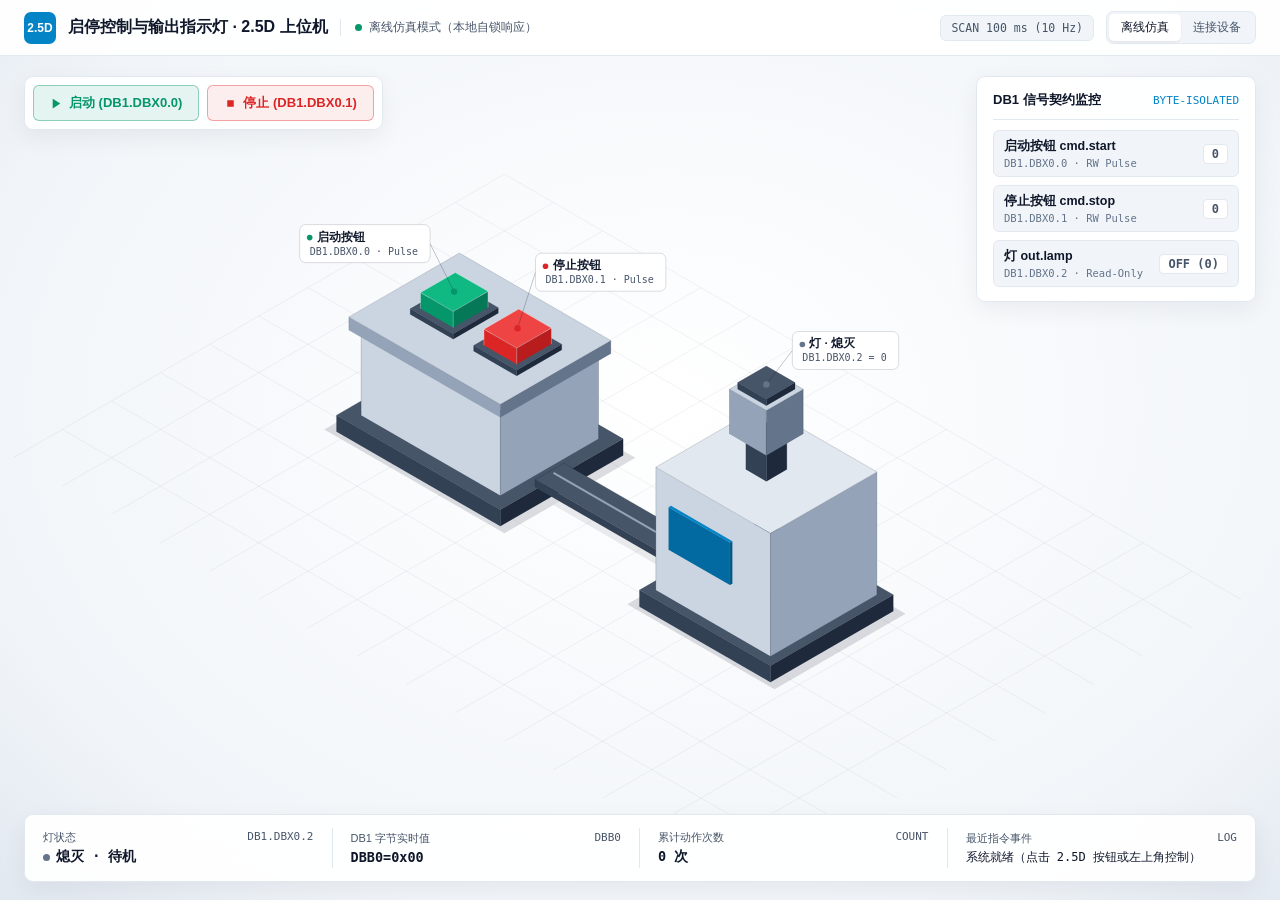
<file: examples/plc-lamp-25d/index.html>
<!DOCTYPE html>
<html lang="zh-CN">
<head>
  <meta charset="UTF-8" />
  <meta name="viewport" content="width=device-width, initial-scale=1.0" />
  <title>启停控制与信号灯 · 2.5D 工业上位机</title>
  <link rel="stylesheet" href="styles.css" />
</head>
<body>
  <div class="app">
    <header class="topbar">
      <div class="brand">
        <div class="brand-mark">2.5D</div>
        <h1>启停控制与输出指示灯 · 2.5D 上位机</h1>
        <span class="conn-pill">
          <span id="connDot" class="dot"></span>
          <span id="connText">离线仿真模式（本地自锁响应）</span>
        </span>
      </div>
      <div class="top-right">
        <span id="scanChip" class="scan-chip">SCAN 100 ms (10 Hz)</span>
        <div class="seg-switch" role="tablist" aria-label="运行模式">
          <button id="modeOffline" class="seg-btn active" role="tab" aria-selected="true">离线仿真</button>
          <button id="modeOnline" class="seg-btn" role="tab" aria-selected="false">连接设备</button>
        </div>
      </div>
    </header>

    <main class="stage">
      <canvas id="isoCanvas" aria-label="2.5D 启停控制台与输出指示灯交互画面"></canvas>

      <!-- Floating Start/Stop Controls -->
      <div class="ctrl-bar">
        <button id="btnStart" class="btn btn-start" title="发送 DB1.DBX0.0 脉冲">
          <svg width="13" height="13" viewBox="0 0 24 24" fill="currentColor"><polygon points="5 3 19 12 5 21 5 3"/></svg>
          启动 (DB1.DBX0.0)
        </button>
        <button id="btnStop" class="btn btn-stop" title="发送 DB1.DBX0.1 脉冲">
          <svg width="13" height="13" viewBox="0 0 24 24" fill="currentColor"><rect x="6" y="6" width="12" height="12"/></svg>
          停止 (DB1.DBX0.1)
        </button>
      </div>

      <!-- Floating DB1 Status HUD -->
      <aside class="db-hud" aria-label="DB1 信号实时监控">
        <div class="hud-head">
          <strong>DB1 信号契约监控</strong>
          <span>BYTE-ISOLATED</span>
        </div>
        <div class="tag-list">
          <div class="tag-row">
            <div class="tag-meta">
              <span class="tag-name">启动按钮 cmd.start</span>
              <span class="tag-addr">DB1.DBX0.0 · RW Pulse</span>
            </div>
            <span id="stStart" class="tag-state">0</span>
          </div>
          <div class="tag-row">
            <div class="tag-meta">
              <span class="tag-name">停止按钮 cmd.stop</span>
              <span class="tag-addr">DB1.DBX0.1 · RW Pulse</span>
            </div>
            <span id="stStop" class="tag-state">0</span>
          </div>
          <div class="tag-row">
            <div class="tag-meta">
              <span class="tag-name">灯 out.lamp</span>
              <span class="tag-addr">DB1.DBX0.2 · Read-Only</span>
            </div>
            <span id="stLamp" class="tag-state">OFF (0)</span>
          </div>
        </div>
      </aside>

      <!-- Bottom Telemetry Dock -->
      <footer class="dock">
        <div class="dock-cell">
          <div class="dock-k"><span>灯状态</span><span style="font-family:var(--mono);">DB1.DBX0.2</span></div>
          <div class="dock-v"><span id="dockDot" class="dot" style="background:var(--dim);"></span><span id="dockLamp">熄灭 · 待机</span></div>
        </div>
        <div class="dock-cell">
          <div class="dock-k"><span>DB1 字节实时值</span><span style="font-family:var(--mono);">DBB0</span></div>
          <div class="dock-v" id="dockBytes">DBB0=0x00</div>
        </div>
        <div class="dock-cell">
          <div class="dock-k"><span>累计动作次数</span><span style="font-family:var(--mono);">COUNT</span></div>
          <div class="dock-v" id="dockOps">0 次</div>
        </div>
        <div class="dock-cell">
          <div class="dock-k"><span>最近指令事件</span><span style="font-family:var(--mono);">LOG</span></div>
          <div class="dock-v" id="dockLog" style="font-size:12px;font-weight:500;">系统就绪（点击 2.5D 按钮或左上角控制）</div>
        </div>
      </footer>
    </main>
  </div>

  <!-- Multi-Protocol Connection Modal -->
  <div id="connModal" class="modal-backdrop" role="dialog" aria-modal="true">
    <div class="modal-card">
      <h3>一键连接 PLC / 工业设备</h3>
      <div class="preset-grid">
        <button type="button" class="btn" data-preset="s7">西门子 S7 (实体 / 仿真)</button>
        <button type="button" class="btn" data-preset="mc">三菱 MC (5000)</button>
        <button type="button" class="btn" data-preset="modbus-tcp">Modbus TCP (502)</button>
        <button type="button" class="btn" data-preset="modbus-rtu">RS-485 串口 (COM3)</button>
      </div>
      <label class="field">通信协议驱动
        <select id="connProtocol">
          <option value="s7">Siemens S7comm (1200 / 1500 / 300 / PLCSIM)</option>
          <option value="mc">三菱 MC (QnA 3E · 端口 5000)</option>
          <option value="fins">欧姆龙 FINS/TCP (端口 9600)</option>
          <option value="modbus-tcp">Modbus TCP (端口 502)</option>
          <option value="modbus-rtu">Modbus RTU (RS-485)</option>
          <option value="mqtt">MQTT 3.1.1 (IoT Broker · 1883)</option>
          <option value="tcp-raw">Raw TCP/IP Socket</option>
        </select>
      </label>
      <label class="field" id="ipFieldWrap">设备 IP 地址
        <input id="connEndpoint" value="192.168.0.1" spellcheck="false" />
      </label>
      <div id="rtuFieldWrap" style="display:none;flex-direction:column;gap:8px;">
        <label class="field">选择串口 (COM)
          <div style="display:flex;gap:6px;">
            <select id="rtuPortSelect" style="flex:1;"><option value="COM3">COM3 (默认)</option></select>
            <button type="button" id="btnScanPorts" class="btn" style="padding:6px 10px;font-size:12px;">识别串口</button>
          </div>
        </label>
        <label class="field">波特率
          <select id="rtuBaudSelect">
            <option value="9600">9600 bps</option>
            <option value="19200">19200 bps</option>
            <option value="38400">38400 bps</option>
            <option value="115200" selected>115200 bps</option>
          </select>
        </label>
      </div>
      <label class="field">扫描周期
        <select id="connPoll">
          <option value="100" selected>100 ms (10 Hz · 推荐)</option>
          <option value="50">50 ms (20 Hz · 高速)</option>
        </select>
      </label>
      <div class="modal-actions">
        <button id="btnCloseModal" class="btn">取消</button>
        <button id="btnConfirmConn" class="btn btn-start">一键连接</button>
      </div>
    </div>
  </div>

  <script src="tia-twin-client.js"></script>
  <script src="app.js"></script>
</body>
</html>
</file>
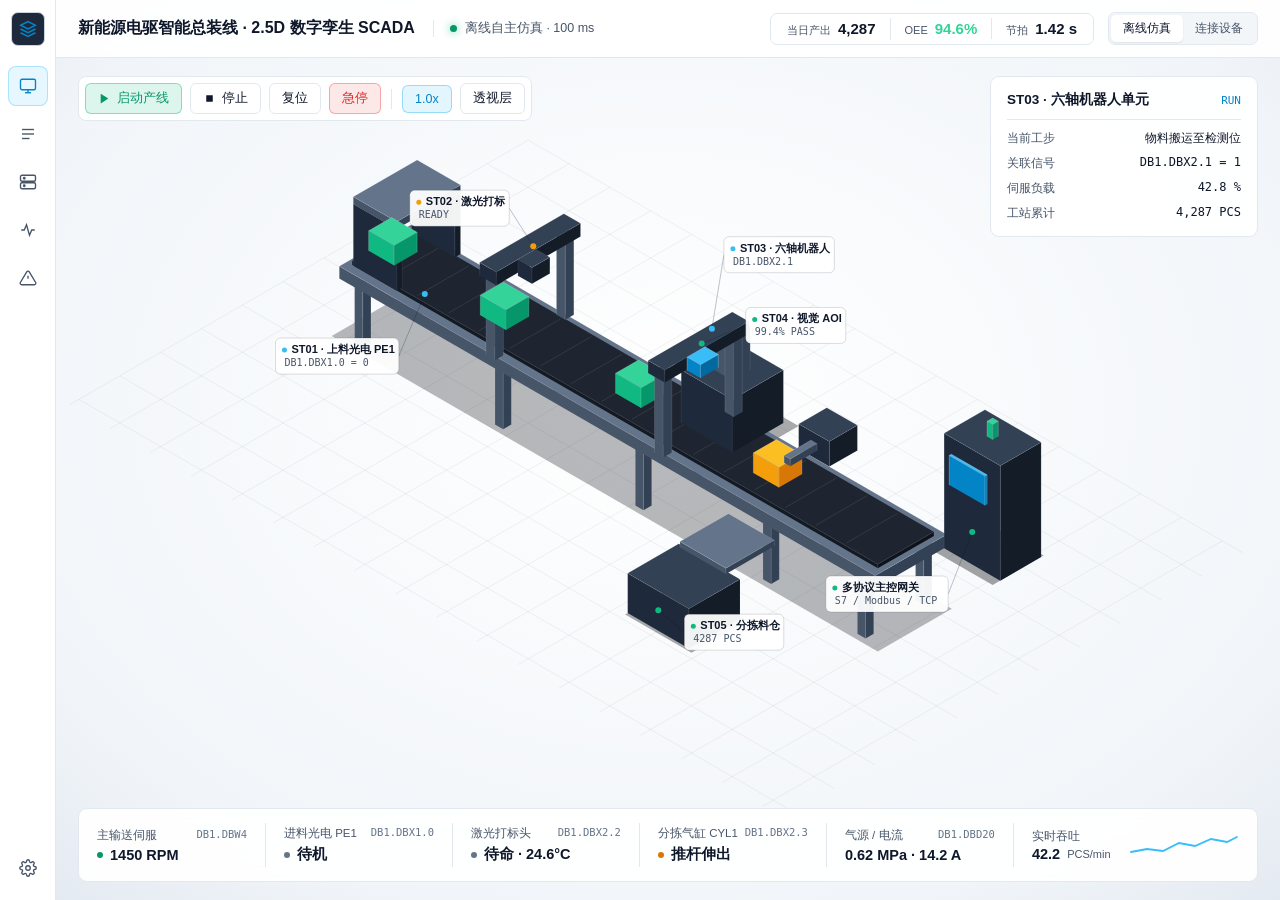
<file: examples/smart-factory-scada/index.html>
<!DOCTYPE html>
<html lang="zh-CN" data-theme="swiss-light">
<head>
  <meta charset="UTF-8" />
  <meta name="viewport" content="width=device-width, initial-scale=1.0" />
  <title>大型新能源电驱智能产线 · 2.5D 数字孪生 SCADA</title>
  <link rel="stylesheet" href="styles.css" />
</head>
<body>
  <div class="app-shell">
    <!-- Left Slim Navigation Rail -->
    <nav class="nav-rail" aria-label="主视图切换">
      <div class="rail-logo" title="Industrial Twin SCADA">
        <svg width="18" height="18" viewBox="0 0 24 24" fill="none" stroke="currentColor" stroke-width="2">
          <path d="M12 2L2 7l10 5 10-5-10-5z"/><path d="M2 17l10 5 10-5"/><path d="M2 12l10 5 10-5"/>
        </svg>
      </div>
      <button class="rail-btn active" data-view="twin" title="2.5D 数字孪生监控" aria-label="2.5D 数字孪生监控">
        <svg width="18" height="18" viewBox="0 0 24 24" fill="none" stroke="currentColor" stroke-width="1.8">
          <rect x="2" y="3" width="20" height="14" rx="2"/><path d="M8 21h8"/><path d="M12 17v4"/>
        </svg>
      </button>
      <button class="rail-btn" data-view="tags" title="I/O 点表监视器" aria-label="I/O 点表监视器">
        <svg width="18" height="18" viewBox="0 0 24 24" fill="none" stroke="currentColor" stroke-width="1.8">
          <path d="M4 6h16"/><path d="M4 12h16"/><path d="M4 18h10"/>
        </svg>
      </button>
      <button class="rail-btn" data-view="devices" title="设备与数据管理" aria-label="设备与数据管理">
        <svg width="18" height="18" viewBox="0 0 24 24" fill="none" stroke="currentColor" stroke-width="1.8">
          <rect x="2" y="3" width="20" height="8" rx="2"/><rect x="2" y="13" width="20" height="8" rx="2"/><circle cx="7" cy="7" r="1"/><circle cx="7" cy="17" r="1"/>
        </svg>
      </button>
      <button class="rail-btn" data-view="trends" title="多通道波形与 OEE" aria-label="多通道波形与 OEE">
        <svg width="18" height="18" viewBox="0 0 24 24" fill="none" stroke="currentColor" stroke-width="1.8">
          <path d="M3 12h4l3-7 4 14 3-7h4"/>
        </svg>
      </button>
      <button class="rail-btn" data-view="alarms" title="联锁与事件日志" aria-label="联锁与事件日志">
        <svg width="18" height="18" viewBox="0 0 24 24" fill="none" stroke="currentColor" stroke-width="1.8">
          <path d="M10.29 3.86L1.82 18a2 2 0 0 0 1.71 3h16.94a2 2 0 0 0 1.71-3L13.71 3.86a2 2 0 0 0-3.42 0z"/>
          <line x1="12" y1="9" x2="12" y2="13"/><line x1="12" y1="17" x2="12.01" y2="17"/>
        </svg>
      </button>
      <div class="rail-spacer"></div>
      <button class="rail-btn" id="btnOpenPlcModal" title="PLC 连接参数" aria-label="PLC 连接参数">
        <svg width="18" height="18" viewBox="0 0 24 24" fill="none" stroke="currentColor" stroke-width="1.8">
          <circle cx="12" cy="12" r="3"/><path d="M19.4 15a1.65 1.65 0 0 0 .33 1.82l.06.06a2 2 0 1 1-2.83 2.83l-.06-.06a1.65 1.65 0 0 0-1.82-.33 1.65 1.65 0 0 0-1 1.51V21a2 2 0 1 1-4 0v-.09A1.65 1.65 0 0 0 9 19.4a1.65 1.65 0 0 0-1.82.33l-.06.06a2 2 0 1 1-2.83-2.83l.06-.06a1.65 1.65 0 0 0 .33-1.82 1.65 1.65 0 0 0-1.51-1H3a2 2 0 1 1 0-4h.09A1.65 1.65 0 0 0 4.6 9a1.65 1.65 0 0 0-.33-1.82l-.06-.06a2 2 0 1 1 2.83-2.83l.06.06a1.65 1.65 0 0 0 1.82.33H9a1.65 1.65 0 0 0 1-1.51V3a2 2 0 1 1 4 0v.09a1.65 1.65 0 0 0 1 1.51 1.65 1.65 0 0 0 1.82-.33l.06-.06a2 2 0 1 1 2.83 2.83l-.06.06a1.65 1.65 0 0 0-.33 1.82V9c.26.604.852.997 1.51 1H21a2 2 0 1 1 0 4h-.09a1.65 1.65 0 0 0-1.51 1z"/>
        </svg>
      </button>
    </nav>

    <!-- Top Command Header -->
    <header class="topbar">
      <div class="top-left">
        <span class="line-title">新能源电驱智能总装线 · 2.5D 数字孪生 SCADA</span>
        <span class="conn-status">
          <span id="connDot" class="status-dot"></span>
          <span id="connText">离线自主仿真 · 100 ms</span>
        </span>
      </div>
      <div class="top-right">
        <div class="kpi-bar">
          <div class="kpi-cell"><span>当日产出</span><strong id="kpiTotal">4,286</strong></div>
          <div class="kpi-cell"><span>OEE</span><strong id="kpiOee" style="color:#34d399;">94.6%</strong></div>
          <div class="kpi-cell"><span>节拍</span><strong id="kpiCycle">1.42 s</strong></div>
        </div>
        <div class="seg-switch" role="tablist" aria-label="运行模式">
          <button id="modeOffline" class="seg-btn active" role="tab" aria-selected="true">离线仿真</button>
          <button id="modeOnline" class="seg-btn" role="tab" aria-selected="false">连接设备</button>
        </div>
      </div>
    </header>

    <!-- Main Content Area -->
    <main class="main-area">
      <!-- View 1: 2.5D Digital Twin Viewport -->
      <section id="view-twin" class="view-pane active">
        <canvas id="isoCanvas" aria-label="六工位智能产线 2.5D 数字孪生画布"></canvas>

        <!-- Floating Command Toolbar -->
        <div class="cmd-toolbar">
          <button id="btnStart" class="btn ok">
            <svg width="13" height="13" viewBox="0 0 24 24" fill="currentColor"><polygon points="5 3 19 12 5 21 5 3"/></svg>
            启动产线
          </button>
          <button id="btnStop" class="btn">
            <svg width="13" height="13" viewBox="0 0 24 24" fill="currentColor"><rect x="6" y="6" width="12" height="12"/></svg>
            停止
          </button>
          <button id="btnReset" class="btn">复位</button>
          <button id="btnEstop" class="btn danger">急停</button>
          <div class="toolbar-sep"></div>
          <button id="btnSpeed" class="btn active-toggle">1.0x</button>
          <button id="btnXray" class="btn">透视层</button>
        </div>

        <!-- Floating Station Inspector -->
        <aside class="station-hud" aria-label="工站实时详情">
          <div class="station-hud-head">
            <strong id="stTitle">ST03 · 六轴机器人单元</strong>
            <span id="stCode">RUN</span>
          </div>
          <div class="station-kv">
            <div class="kv-row"><span>当前工步</span><strong id="stStep">物料搬运至激光位</strong></div>
            <div class="kv-row"><span>关联信号</span><strong id="stSignal">DB1.DBX2.1 = 1</strong></div>
            <div class="kv-row"><span>伺服负载</span><strong id="stLoad">42.8 %</strong></div>
            <div class="kv-row"><span>工站累计</span><strong id="stCount">4,286 PCS</strong></div>
          </div>
        </aside>

        <!-- Bottom Floating Telemetry Dock -->
        <div class="telemetry-dock">
          <div class="dock-cell">
            <div class="dock-head"><span>主输送伺服</span><span class="dock-addr">DB1.DBW4</span></div>
            <div class="dock-val"><span id="indLine" class="ind ok"></span><span id="valRpm">1450 RPM</span></div>
          </div>
          <div class="dock-cell">
            <div class="dock-head"><span>进料光电 PE1</span><span class="dock-addr">DB1.DBX1.0</span></div>
            <div class="dock-val"><span id="indPe1" class="ind active"></span><span id="valPe1">待机</span></div>
          </div>
          <div class="dock-cell">
            <div class="dock-head"><span>激光打标头</span><span class="dock-addr">DB1.DBX2.2</span></div>
            <div class="dock-val"><span id="indLaser" class="ind"></span><span id="valLaser">待命 · 24.6°C</span></div>
          </div>
          <div class="dock-cell">
            <div class="dock-head"><span>分拣气缸 CYL1</span><span class="dock-addr">DB1.DBX2.3</span></div>
            <div class="dock-val"><span id="indCyl" class="ind"></span><span id="valCyl">原位缩回</span></div>
          </div>
          <div class="dock-cell">
            <div class="dock-head"><span>气源 / 电流</span><span class="dock-addr">DB1.DBD20</span></div>
            <div class="dock-val"><span id="valSys">0.62 MPa · 14.2 A</span></div>
          </div>
          <div class="dock-cell">
            <div>
              <div class="dock-head"><span>实时吞吐</span></div>
              <div class="dock-val" style="margin-top:2px;"><span id="valThroughput">42.2</span><small style="font-size:11px;color:var(--muted);font-weight:400;">PCS/min</small></div>
            </div>
            <svg id="sparkSvg" viewBox="0 0 110 34" width="110" height="34">
              <path id="sparkLine" d="M2,24 L18,21 L34,23 L50,15 L66,18 L82,11 L98,14 L108,9" fill="none" stroke="#38bdf8" stroke-width="1.8" stroke-linecap="round"/>
            </svg>
          </div>
        </div>
      </section>

      <!-- View 2: Live I/O Tag Table -->
      <section id="view-tags" class="view-pane">
        <div class="subview-wrap">
          <div class="subview-head">
            <h2>多协议 I/O 信号实时监视表</h2>
            <input id="tagSearch" class="search-input" type="search" placeholder="筛选 Tag ID、设备、地址或说明…" />
          </div>
          <table class="data-table">
            <thead>
              <tr>
                <th>Tag ID</th>
                <th>所属设备</th>
                <th>协议地址</th>
                <th>类型</th>
                <th>读写方向</th>
                <th>当前值</th>
                <th>说明</th>
              </tr>
            </thead>
            <tbody id="tagTableBody"></tbody>
          </table>
        </div>
      </section>

      <!-- View 5: Device & Data Management -->
      <section id="view-devices" class="view-pane">
        <div class="subview-wrap">
          <div class="subview-head">
            <h2>设备接入与数据点位管理 (S7 / Modbus TCP / RTU / Raw TCP)</h2>
            <div style="display:flex;gap:8px;">
              <button id="btnExportManifest" class="btn">导出 twin.manifest.json</button>
              <button id="btnAddDeviceToggle" class="btn ok">+ 新增设备通道</button>
            </div>
          </div>

          <div class="mgr-grid">
            <!-- Left: Multi-Protocol Device List + Add Form -->
            <div class="mgr-col">
              <div class="mgr-panel">
                <div class="mgr-panel-head">
                  <h3>已配置工业设备</h3>
                  <span class="mono" style="font-size:11px;color:var(--muted);" id="devCountBadge">4 台设备</span>
                </div>
                <div id="deviceList" class="device-list"></div>
              </div>

              <div id="addDeviceCard" class="mgr-panel" style="display:none;">
                <div class="mgr-panel-head">
                  <h3>新增 / 配置通信设备</h3>
                </div>
                <div class="field-row">
                  <label class="field">设备名称
                    <input id="newDevName" placeholder="如：汇川变频器 INV-02" />
                  </label>
                  <label class="field">通信协议
                    <select id="newDevProto">
                      <option value="s7">Siemens S7comm</option>
                      <option value="modbus-tcp">Modbus TCP</option>
                      <option value="modbus-rtu">Modbus RTU (RS-485)</option>
                      <option value="tcp-raw">Raw TCP/IP Socket</option>
                    </select>
                  </label>
                </div>
                <div class="field-row" style="margin-top:8px;">
                  <label class="field">连接端点 (IP:Port / COM)
                    <input id="newDevEndpoint" placeholder="192.168.0.21:502 或 COM3" />
                  </label>
                  <label class="field">扫描周期
                    <select id="newDevPoll">
                      <option value="100">100 ms (10 Hz)</option>
                      <option value="50">50 ms (20 Hz)</option>
                    </select>
                  </label>
                </div>
                <div class="modal-actions" style="margin-top:10px;">
                  <button id="btnCancelAddDev" class="btn">取消</button>
                  <button id="btnSaveNewDev" class="btn ok">保存设备</button>
                </div>
              </div>
            </div>

            <!-- Right: Data Tag Mapping Manager -->
            <div class="mgr-col">
              <div class="mgr-panel">
                <div class="mgr-panel-head">
                  <h3>数据点位映射与新增</h3>
                  <span class="mono" style="font-size:11px;color:var(--muted);" id="tagCountBadge">20 个点位</span>
                </div>
                <div class="tag-add-bar">
                  <input id="newTagId" class="mini-input" placeholder="Tag ID (如 inv.freq)" />
                  <select id="newTagDev" class="mini-input"></select>
                  <input id="newTagAddr" class="mini-input" placeholder="地址 (如 40001 / DB1.DBD32)" />
                  <select id="newTagType" class="mini-input">
                    <option value="bool">bool</option>
                    <option value="int16">int16</option>
                    <option value="int32">int32</option>
                    <option value="real">real</option>
                  </select>
                  <select id="newTagAccess" class="mini-input">
                    <option value="r">R</option>
                    <option value="w">W</option>
                    <option value="rw">RW</option>
                  </select>
                  <button id="btnAddTag" class="btn ok">添加点位</button>
                </div>
                <table class="data-table" style="margin-top:12px;">
                  <thead>
                    <tr>
                      <th>Tag ID</th>
                      <th>设备</th>
                      <th>地址</th>
                      <th>类型</th>
                      <th>方向</th>
                      <th>操作</th>
                    </tr>
                  </thead>
                  <tbody id="mgrTagBody"></tbody>
                </table>
              </div>
            </div>
          </div>
        </div>
      </section>

      <!-- View 3: Multi-Channel Oscilloscope & OEE -->
      <section id="view-trends" class="view-pane">
        <div class="subview-wrap">
          <div class="subview-head">
            <h2>多通道实时波形与 OEE 效率分析</h2>
            <span class="mono" style="font-size:12px;color:var(--muted);">采样节拍: 10 Hz</span>
          </div>
          <div class="trend-grid">
            <div class="trend-box wide">
              <h3>主驱动母线电流 (A) &amp; 产线吞吐率 (PCS/min)</h3>
              <canvas id="trendCanvas" width="1100" height="260" style="width:100%;height:260px;"></canvas>
            </div>
            <div class="trend-box">
              <h3>时间开动率 (Availability)</h3>
              <div class="mono" style="font-size:28px;font-weight:600;color:#10b981;">97.2 %</div>
            </div>
            <div class="trend-box">
              <h3>性能与良品率 (Performance × Quality)</h3>
              <div class="mono" style="font-size:28px;font-weight:600;color:#38bdf8;">97.3 %</div>
            </div>
          </div>
        </div>
      </section>

      <!-- View 4: Alarm & Interlock Log -->
      <section id="view-alarms" class="view-pane">
        <div class="subview-wrap">
          <div class="subview-head">
            <h2>联锁事件与报警审计日志</h2>
            <button id="btnClearLog" class="btn">清空日志</button>
          </div>
          <table class="data-table">
            <thead>
              <tr>
                <th>时间戳</th>
                <th>级别</th>
                <th>来源工站</th>
                <th>事件内容</th>
              </tr>
            </thead>
            <tbody id="logTableBody"></tbody>
          </table>
        </div>
      </section>
    </main>
  </div>

  <!-- Multi-Protocol Device Connection Modal -->
  <div id="plcModal" class="modal-backdrop" role="dialog" aria-modal="true" aria-labelledby="plcModalTitle">
    <div class="modal-card">
      <h3 id="plcModalTitle">一键连接 PLC / 工业设备</h3>
      <div style="display:grid;grid-template-columns:1fr 1fr;gap:6px;">
        <button type="button" class="btn" data-preset="s7">西门子 S7 (实体 / 仿真)</button>
        <button type="button" class="btn" data-preset="mc">三菱 MC (5000)</button>
        <button type="button" class="btn" data-preset="modbus-tcp">Modbus TCP (502)</button>
        <button type="button" class="btn" data-preset="modbus-rtu">RS-485 串口 (COM3)</button>
      </div>
      <label class="field">通信协议驱动
        <select id="connProtocol">
          <option value="s7">Siemens S7comm (1200 / 1500 / 300 / PLCSIM)</option>
          <option value="modbus-tcp">Modbus TCP (以太网 502 端口)</option>
          <option value="modbus-rtu">Modbus RTU (RS-485 串口)</option>
          <option value="tcp-raw">Raw TCP/IP Socket (相机 / 扫码枪)</option>
          <option value="mc">三菱 MC (QnA 3E · 端口 5000)</option>
          <option value="fins">欧姆龙 FINS/TCP (端口 9600)</option>
          <option value="mqtt">MQTT 3.1.1 (IoT Broker · 1883)</option>
        </select>
      </label>
      <div id="protoFieldsS7">
        <label class="field">目标设备 IP 地址
          <input id="plcIp" value="192.168.0.10" spellcheck="false" />
        </label>
        <div class="field-row" style="margin-top:10px;">
          <label class="field">Rack
            <input id="plcRack" type="number" value="0" min="0" max="7" />
          </label>
          <label class="field">Slot
            <input id="plcSlot" type="number" value="1" min="0" max="31" />
          </label>
        </div>
      </div>
      <div id="protoFieldsModbusTcp" style="display:none;">
        <div class="field-row">
          <label class="field">Modbus TCP IP
            <input id="mbIp" value="192.168.0.21" spellcheck="false" />
          </label>
          <label class="field">Port / Unit ID
            <input id="mbPort" value="502 / 1" spellcheck="false" />
          </label>
        </div>
      </div>
      <div id="protoFieldsRtu" style="display:none;">
        <div class="field-row">
          <label class="field">串口号 (COM)
            <input id="rtuPort" value="COM3" spellcheck="false" />
          </label>
          <label class="field">波特率 / 站号
            <input id="rtuBaud" value="115200 / 1" spellcheck="false" />
          </label>
        </div>
      </div>
      <div id="protoFieldsRaw" style="display:none;">
        <div class="field-row">
          <label class="field">Socket Host:Port
            <input id="rawHost" value="192.168.0.30:9000" spellcheck="false" />
          </label>
          <label class="field">帧定界符
            <input id="rawDelim" value="\n" spellcheck="false" />
          </label>
        </div>
      </div>
      <label class="field">通信扫描周期
        <select id="plcPollMs">
          <option value="100" selected>100 ms (10 Hz · 工业标准推荐)</option>
          <option value="50">50 ms (20 Hz · 高速响应)</option>
        </select>
      </label>
      <div class="modal-actions">
        <button id="btnCloseModal" class="btn">取消</button>
        <button id="btnConfirmPlc" class="btn ok">建立连接</button>
      </div>
    </div>
  </div>

  <script src="tia-twin-client.js"></script>
  <script src="app.js"></script>
</body>
</html>
</file>
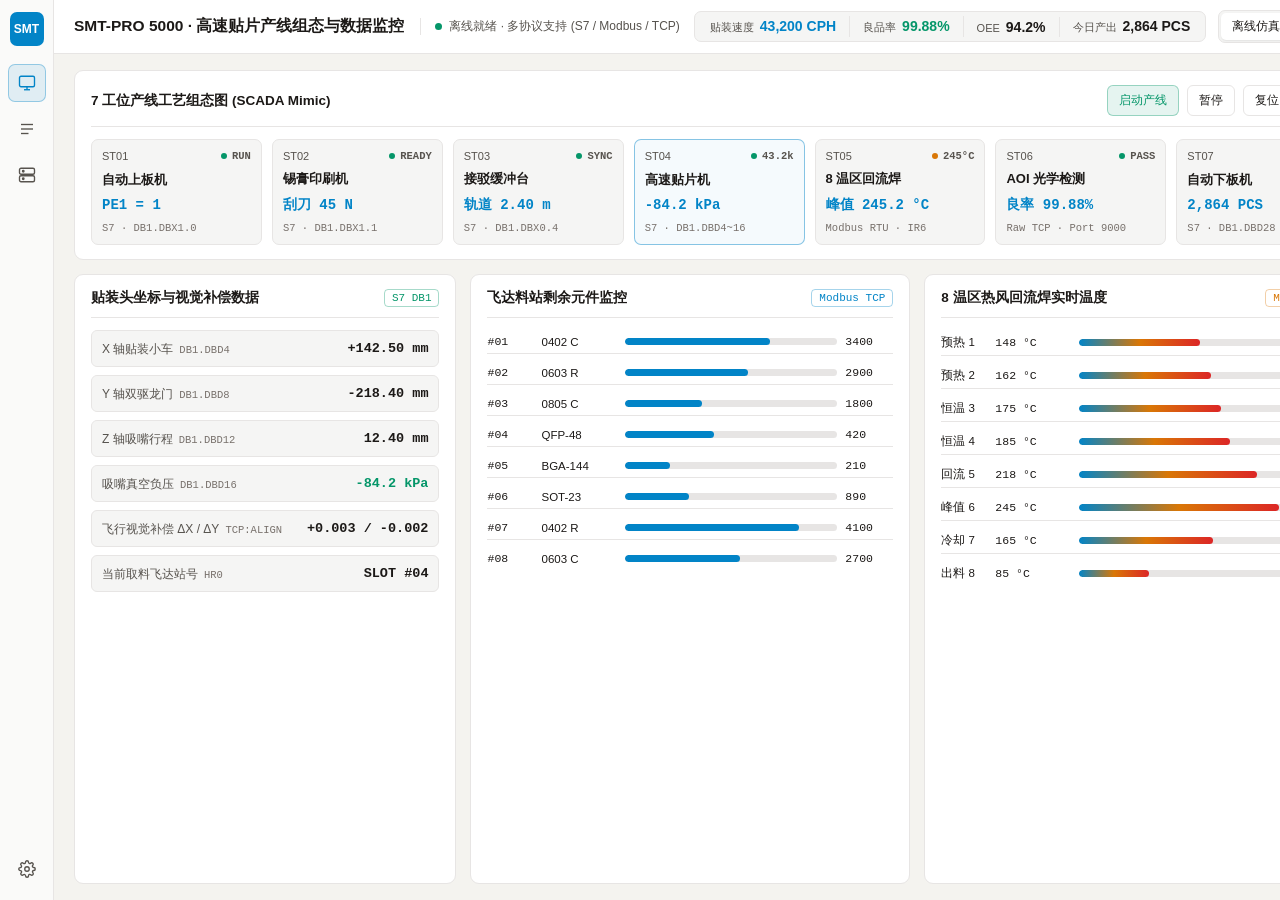
<file: examples/smt-pick-and-place/index.html>
<!DOCTYPE html>
<html lang="zh-CN">
<head>
  <meta charset="UTF-8" />
  <meta name="viewport" content="width=device-width, initial-scale=1.0" />
  <title>SMT 高速贴片机生产线 · 组态与数据 SCADA</title>
  <link rel="stylesheet" href="styles.css" />
</head>
<body>
  <div class="app-shell">
    <nav class="nav-rail" aria-label="主视图切换">
      <div class="rail-logo">SMT</div>
      <button class="rail-btn active" data-view="scada" title="产线组态与实时数据" aria-label="产线组态与实时数据">
        <svg width="18" height="18" viewBox="0 0 24 24" fill="none" stroke="currentColor" stroke-width="1.8">
          <rect x="2" y="3" width="20" height="14" rx="2"/><path d="M8 21h8"/><path d="M12 17v4"/>
        </svg>
      </button>
      <button class="rail-btn" data-view="tags" title="多协议 I/O 点表监视" aria-label="多协议 I/O 点表监视">
        <svg width="18" height="18" viewBox="0 0 24 24" fill="none" stroke="currentColor" stroke-width="1.8">
          <path d="M4 6h16"/><path d="M4 12h16"/><path d="M4 18h10"/>
        </svg>
      </button>
      <button class="rail-btn" data-view="devices" title="设备接入与数据管理" aria-label="设备接入与数据管理">
        <svg width="18" height="18" viewBox="0 0 24 24" fill="none" stroke="currentColor" stroke-width="1.8">
          <rect x="2" y="3" width="20" height="8" rx="2"/><rect x="2" y="13" width="20" height="8" rx="2"/><circle cx="7" cy="7" r="1"/><circle cx="7" cy="17" r="1"/>
        </svg>
      </button>
      <div class="rail-spacer"></div>
      <button class="rail-btn" id="btnOpenConn" title="连接工业设备" aria-label="连接工业设备">
        <svg width="18" height="18" viewBox="0 0 24 24" fill="none" stroke="currentColor" stroke-width="1.8">
          <circle cx="12" cy="12" r="3"/><path d="M19.4 15a1.65 1.65 0 0 0 .33 1.82l.06.06a2 2 0 1 1-2.83 2.83l-.06-.06a1.65 1.65 0 0 0-1.82-.33 1.65 1.65 0 0 0-1 1.51V21a2 2 0 1 1-4 0v-.09A1.65 1.65 0 0 0 9 19.4a1.65 1.65 0 0 0-1.82.33l-.06.06a2 2 0 1 1-2.83-2.83l.06-.06a1.65 1.65 0 0 0 .33-1.82 1.65 1.65 0 0 0-1.51-1H3a2 2 0 1 1 0-4h.09A1.65 1.65 0 0 0 4.6 9a1.65 1.65 0 0 0-.33-1.82l-.06-.06a2 2 0 1 1 2.83-2.83l.06.06a1.65 1.65 0 0 0 1.82.33H9a1.65 1.65 0 0 0 1-1.51V3a2 2 0 1 1 4 0v.09a1.65 1.65 0 0 0 1 1.51 1.65 1.65 0 0 0 1.82-.33l.06-.06a2 2 0 1 1 2.83 2.83l-.06.06a1.65 1.65 0 0 0-.33 1.82V9c.26.604.852.997 1.51 1H21a2 2 0 1 1 0 4h-.09a1.65 1.65 0 0 0-1.51 1z"/>
        </svg>
      </button>
    </nav>

    <header class="topbar">
      <div class="top-left">
        <span class="line-title">SMT-PRO 5000 · 高速贴片产线组态与数据监控</span>
        <span class="conn-status">
          <span id="connDot" class="status-dot"></span>
          <span id="connText">离线就绪 · 多协议支持 (S7 / Modbus / TCP)</span>
        </span>
      </div>
      <div class="top-right">
        <div class="kpi-bar">
          <div class="kpi-cell"><span>贴装速度</span><strong style="color:var(--active);">43,200 CPH</strong></div>
          <div class="kpi-cell"><span>良品率</span><strong style="color:var(--ok);">99.88%</strong></div>
          <div class="kpi-cell"><span>OEE</span><strong>94.2%</strong></div>
          <div class="kpi-cell"><span>今日产出</span><strong>2,864 PCS</strong></div>
        </div>
        <div class="seg-switch" role="tablist" aria-label="运行模式">
          <button id="modeOffline" class="seg-btn active" role="tab" aria-selected="true">离线仿真</button>
          <button id="modeOnline" class="seg-btn" role="tab" aria-selected="false">连接设备</button>
        </div>
      </div>
    </header>

    <main class="main-area">
      <!-- View 1: SCADA Mimic + Live Data -->
      <section id="view-scada" class="view-pane active">
        <div class="mimic-panel">
          <div class="panel-head">
            <h2>7 工位产线工艺组态图 (SCADA Mimic)</h2>
            <div style="display:flex;gap:8px;">
              <button class="btn ok">启动产线</button>
              <button class="btn">暂停</button>
              <button class="btn">复位</button>
              <button class="btn danger">急停</button>
            </div>
          </div>

          <div class="mimic-flow">
            <div class="station-node">
              <div class="st-top"><span>ST01</span><span class="st-pill"><span class="dot-ok"></span>RUN</span></div>
              <div class="st-name">自动上板机</div>
              <div class="st-metric">PE1 = 1</div>
              <div class="st-addr">S7 · DB1.DBX1.0</div>
            </div>
            <div class="station-node">
              <div class="st-top"><span>ST02</span><span class="st-pill"><span class="dot-ok"></span>READY</span></div>
              <div class="st-name">锡膏印刷机</div>
              <div class="st-metric">刮刀 45 N</div>
              <div class="st-addr">S7 · DB1.DBX1.1</div>
            </div>
            <div class="station-node">
              <div class="st-top"><span>ST03</span><span class="st-pill"><span class="dot-ok"></span>SYNC</span></div>
              <div class="st-name">接驳缓冲台</div>
              <div class="st-metric">轨道 2.40 m</div>
              <div class="st-addr">S7 · DB1.DBX0.4</div>
            </div>
            <div class="station-node highlight">
              <div class="st-top"><span>ST04</span><span class="st-pill"><span class="dot-ok"></span>43.2k</span></div>
              <div class="st-name">高速贴片机</div>
              <div class="st-metric">-84.2 kPa</div>
              <div class="st-addr">S7 · DB1.DBD4~16</div>
            </div>
            <div class="station-node">
              <div class="st-top"><span>ST05</span><span class="st-pill"><span class="dot-warn"></span>245°C</span></div>
              <div class="st-name">8 温区回流焊</div>
              <div class="st-metric">峰值 245.2 °C</div>
              <div class="st-addr">Modbus RTU · IR6</div>
            </div>
            <div class="station-node">
              <div class="st-top"><span>ST06</span><span class="st-pill"><span class="dot-ok"></span>PASS</span></div>
              <div class="st-name">AOI 光学检测</div>
              <div class="st-metric">良率 99.88%</div>
              <div class="st-addr">Raw TCP · Port 9000</div>
            </div>
            <div class="station-node">
              <div class="st-top"><span>ST07</span><span class="st-pill"><span class="dot-ok"></span>READY</span></div>
              <div class="st-name">自动下板机</div>
              <div class="st-metric">2,864 PCS</div>
              <div class="st-addr">S7 · DB1.DBD28</div>
            </div>
          </div>
        </div>

        <div class="data-grid-3">
          <!-- Column 1: Axis & Vision Telemetry -->
          <div class="data-card">
            <div class="panel-head">
              <h3>贴装头坐标与视觉补偿数据</h3>
              <span class="badge r">S7 DB1</span>
            </div>
            <div class="kv-table">
              <div class="kv-item"><span><span class="k">X 轴贴装小车</span><span class="a">DB1.DBD4</span></span><span class="v">+142.50 mm</span></div>
              <div class="kv-item"><span><span class="k">Y 轴双驱龙门</span><span class="a">DB1.DBD8</span></span><span class="v">-218.40 mm</span></div>
              <div class="kv-item"><span><span class="k">Z 轴吸嘴行程</span><span class="a">DB1.DBD12</span></span><span class="v">12.40 mm</span></div>
              <div class="kv-item"><span><span class="k">吸嘴真空负压</span><span class="a">DB1.DBD16</span></span><span class="v" style="color:var(--ok);">-84.2 kPa</span></div>
              <div class="kv-item"><span><span class="k">飞行视觉补偿 ΔX / ΔY</span><span class="a">TCP:ALIGN</span></span><span class="v">+0.003 / -0.002</span></div>
              <div class="kv-item"><span><span class="k">当前取料飞达站号</span><span class="a">HR0</span></span><span class="v">SLOT #04</span></div>
            </div>
          </div>

          <!-- Column 2: 12 Feeders -->
          <div class="data-card">
            <div class="panel-head">
              <h3>飞达料站剩余元件监控</h3>
              <span class="badge w">Modbus TCP</span>
            </div>
            <div class="bar-list" id="feederRows"></div>
          </div>

          <!-- Column 3: 8-Zone Reflow Oven -->
          <div class="data-card">
            <div class="panel-head">
              <h3>8 温区热风回流焊实时温度</h3>
              <span class="badge rw">Modbus RTU</span>
            </div>
            <div class="bar-list" id="ovenRows"></div>
          </div>
        </div>
      </section>

      <!-- View 2: Multi-Protocol Tag Table -->
      <section id="view-tags" class="view-pane">
        <div class="subview-head">
          <h2>多协议 I/O 信号契约监视表</h2>
          <input id="tagSearch" class="search-input" type="search" placeholder="筛选 Tag ID、设备或地址…" />
        </div>
        <table class="data-table">
          <thead>
            <tr><th>Tag ID</th><th>所属设备</th><th>协议地址</th><th>类型</th><th>方向</th><th>当前值</th><th>说明</th></tr>
          </thead>
          <tbody id="tagTableBody"></tbody>
        </table>
      </section>

      <!-- View 3: Device & Data Management -->
      <section id="view-devices" class="view-pane">
        <div class="subview-head">
          <h2>设备接入与数据点位管理 (S7 / Modbus TCP / RTU / Raw TCP)</h2>
          <button id="btnExportManifest" class="btn ok">导出 twin.manifest.json</button>
        </div>
        <div class="mgr-grid">
          <div class="mgr-panel">
            <div class="panel-head"><h3>已配置工业设备</h3><span class="mono" style="font-size:11px;color:var(--muted);" id="devCountBadge">4 台设备</span></div>
            <div id="deviceList" class="device-list"></div>
          </div>
          <div class="mgr-panel">
            <div class="panel-head"><h3>数据点位映射与新增</h3><span class="mono" style="font-size:11px;color:var(--muted);" id="tagCountBadge">14 个点位</span></div>
            <div class="tag-add-bar">
              <input id="newTagId" class="mini-input" placeholder="Tag ID" />
              <select id="newTagDev" class="mini-input"></select>
              <input id="newTagAddr" class="mini-input" placeholder="地址 (如 DB1.DBD36)" />
              <select id="newTagType" class="mini-input"><option value="bool">bool</option><option value="int16">int16</option><option value="real">real</option></select>
              <select id="newTagAccess" class="mini-input"><option value="r">R</option><option value="w">W</option><option value="rw">RW</option></select>
              <button id="btnAddTag" class="btn ok">添加</button>
            </div>
            <table class="data-table" style="margin-top:12px;">
              <thead><tr><th>Tag ID</th><th>设备</th><th>地址</th><th>类型</th><th>方向</th><th>操作</th></tr></thead>
              <tbody id="mgrTagBody"></tbody>
            </table>
          </div>
        </div>
      </section>
    </main>
  </div>

  <!-- Multi-Protocol Modal -->
  <div id="connModal" class="modal-backdrop" role="dialog" aria-modal="true">
    <div class="modal-card">
      <h3>一键连接 PLC / 工业设备</h3>
      <div style="display:grid;grid-template-columns:1fr 1fr;gap:6px;">
        <button type="button" class="btn" data-preset="s7">西门子 S7 (实体 / 仿真)</button>
        <button type="button" class="btn" data-preset="mc">三菱 MC (5000)</button>
        <button type="button" class="btn" data-preset="modbus-tcp">Modbus TCP (502)</button>
        <button type="button" class="btn" data-preset="modbus-rtu">RS-485 串口 (COM3)</button>
      </div>
      <label class="field">通信协议驱动
        <select id="connProtocol">
          <option value="s7">Siemens S7comm (1200 / 1500 / PLCSIM)</option>
          <option value="modbus-tcp">Modbus TCP (以太网 502)</option>
          <option value="modbus-rtu">Modbus RTU (RS-485 回流焊温控)</option>
          <option value="tcp-raw">Raw TCP/IP Socket (AOI 视觉相机)</option>
          <option value="mc">三菱 MC (QnA 3E · 端口 5000)</option>
          <option value="fins">欧姆龙 FINS/TCP (端口 9600)</option>
          <option value="mqtt">MQTT 3.1.1 (IoT Broker · 1883)</option>
        </select>
      </label>
      <label class="field">设备地址 / 串口
        <input id="connEndpoint" value="192.168.0.1" spellcheck="false" />
      </label>
      <label class="field">扫描周期
        <select id="connPoll"><option value="100" selected>100 ms (10 Hz)</option><option value="50">50 ms (20 Hz)</option></select>
      </label>
      <div class="modal-actions">
        <button id="btnCloseModal" class="btn">取消</button>
        <button id="btnConfirmConn" class="btn ok">一键连接</button>
      </div>
    </div>
  </div>

  <script src="tia-twin-client.js"></script>
  <script src="app.js"></script>
</body>
</html>
</file>
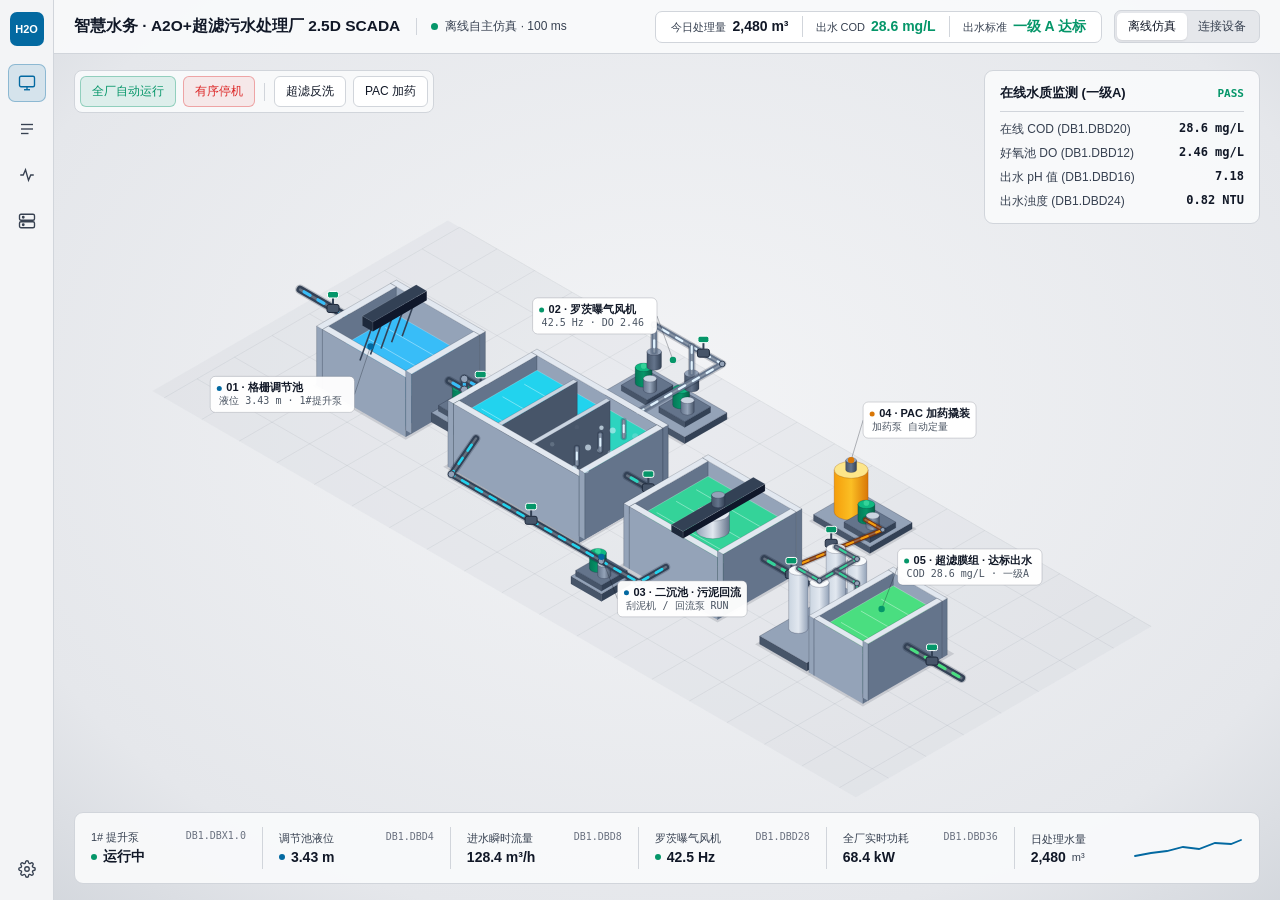
<file: examples/water-treatment-scada/index.html>
<!DOCTYPE html>
<html lang="zh-CN">
<head>
  <meta charset="UTF-8" />
  <meta name="viewport" content="width=device-width, initial-scale=1.0" />
  <title>智慧水务与污水处理 SCADA · 2.5D 工艺监控</title>
  <link rel="stylesheet" href="styles.css" />
</head>
<body>
  <div class="app-shell">
    <nav class="nav-rail" aria-label="主视图切换">
      <div class="rail-logo">H2O</div>
      <button class="rail-btn active" data-view="twin" title="2.5D 工艺流程监控" aria-label="2.5D 工艺流程监控">
        <svg width="18" height="18" viewBox="0 0 24 24" fill="none" stroke="currentColor" stroke-width="1.8">
          <rect x="2" y="3" width="20" height="14" rx="2"/><path d="M8 21h8"/><path d="M12 17v4"/>
        </svg>
      </button>
      <button class="rail-btn" data-view="tags" title="I/O 点表监视器" aria-label="I/O 点表监视器">
        <svg width="18" height="18" viewBox="0 0 24 24" fill="none" stroke="currentColor" stroke-width="1.8">
          <path d="M4 6h16"/><path d="M4 12h16"/><path d="M4 18h10"/>
        </svg>
      </button>
      <button class="rail-btn" data-view="trends" title="水质趋势与能耗" aria-label="水质趋势与能耗">
        <svg width="18" height="18" viewBox="0 0 24 24" fill="none" stroke="currentColor" stroke-width="1.8">
          <path d="M3 12h4l3-7 4 14 3-7h4"/>
        </svg>
      </button>
      <button class="rail-btn" data-view="devices" title="设备与数据管理" aria-label="设备与数据管理">
        <svg width="18" height="18" viewBox="0 0 24 24" fill="none" stroke="currentColor" stroke-width="1.8">
          <rect x="2" y="3" width="20" height="8" rx="2"/><rect x="2" y="13" width="20" height="8" rx="2"/><circle cx="7" cy="7" r="1"/><circle cx="7" cy="17" r="1"/>
        </svg>
      </button>
      <div class="rail-spacer"></div>
      <button class="rail-btn" id="btnOpenConn" title="连接工业设备" aria-label="连接工业设备">
        <svg width="18" height="18" viewBox="0 0 24 24" fill="none" stroke="currentColor" stroke-width="1.8">
          <circle cx="12" cy="12" r="3"/><path d="M19.4 15a1.65 1.65 0 0 0 .33 1.82l.06.06a2 2 0 1 1-2.83 2.83l-.06-.06a1.65 1.65 0 0 0-1.82-.33 1.65 1.65 0 0 0-1 1.51V21a2 2 0 1 1-4 0v-.09A1.65 1.65 0 0 0 9 19.4a1.65 1.65 0 0 0-1.82.33l-.06.06a2 2 0 1 1-2.83-2.83l.06-.06a1.65 1.65 0 0 0 .33-1.82 1.65 1.65 0 0 0-1.51-1H3a2 2 0 1 1 0-4h.09A1.65 1.65 0 0 0 4.6 9a1.65 1.65 0 0 0-.33-1.82l-.06-.06a2 2 0 1 1 2.83-2.83l.06.06a1.65 1.65 0 0 0 1.82.33H9a1.65 1.65 0 0 0 1-1.51V3a2 2 0 1 1 4 0v.09a1.65 1.65 0 0 0 1 1.51 1.65 1.65 0 0 0 1.82-.33l.06-.06a2 2 0 1 1 2.83 2.83l-.06.06a1.65 1.65 0 0 0-.33 1.82V9c.26.604.852.997 1.51 1H21a2 2 0 1 1 0 4h-.09a1.65 1.65 0 0 0-1.51 1z"/>
        </svg>
      </button>
    </nav>

    <header class="topbar">
      <div class="top-left">
        <span class="line-title">智慧水务 · A2O+超滤污水处理厂 2.5D SCADA</span>
        <span class="conn-status">
          <span id="connDot" class="status-dot"></span>
          <span id="connText">离线自主仿真 · 100 ms</span>
        </span>
      </div>
      <div class="top-right">
        <div class="kpi-bar">
          <div class="kpi-cell"><span>今日处理量</span><strong id="kpiDaily">2,480 m³</strong></div>
          <div class="kpi-cell"><span>出水 COD</span><strong id="kpiCod" style="color:var(--ok);">28.6 mg/L</strong></div>
          <div class="kpi-cell"><span>出水标准</span><strong style="color:var(--ok);">一级 A 达标</strong></div>
        </div>
        <div class="seg-switch" role="tablist" aria-label="运行模式">
          <button id="modeOffline" class="seg-btn active" role="tab" aria-selected="true">离线仿真</button>
          <button id="modeOnline" class="seg-btn" role="tab" aria-selected="false">连接设备</button>
        </div>
      </div>
    </header>

    <main class="main-area">
      <!-- View 1: 2.5D Process Twin -->
      <section id="view-twin" class="view-pane active">
        <canvas id="isoCanvas" aria-label="A2O 污水处理工艺 2.5D 数字孪生画布"></canvas>

        <div class="cmd-toolbar">
          <button id="btnAuto" class="btn ok">全厂自动运行</button>
          <button id="btnStop" class="btn danger">有序停机</button>
          <div class="toolbar-sep"></div>
          <button id="btnBackwash" class="btn">超滤反洗</button>
          <button id="btnDosing" class="btn">PAC 加药</button>
        </div>

        <aside class="wq-hud" aria-label="出水水质在线指标">
          <div class="hud-head">
            <strong>在线水质监测 (一级A)</strong>
            <span>PASS</span>
          </div>
          <div class="kv-list">
            <div class="kv-row"><span>在线 COD (DB1.DBD20)</span><strong id="valCod">28.6 mg/L</strong></div>
            <div class="kv-row"><span>好氧池 DO (DB1.DBD12)</span><strong id="valDo">2.45 mg/L</strong></div>
            <div class="kv-row"><span>出水 pH 值 (DB1.DBD16)</span><strong id="valPh">7.18</strong></div>
            <div class="kv-row"><span>出水浊度 (DB1.DBD24)</span><strong id="valTurb">0.82 NTU</strong></div>
          </div>
        </aside>

        <div class="telemetry-dock">
          <div class="dock-cell">
            <div class="dock-head"><span>1# 提升泵</span><span class="dock-addr">DB1.DBX1.0</span></div>
            <div class="dock-val"><span id="indPump" class="ind ok"></span><span id="valPump">运行中</span></div>
          </div>
          <div class="dock-cell">
            <div class="dock-head"><span>调节池液位</span><span class="dock-addr">DB1.DBD4</span></div>
            <div class="dock-val"><span class="ind active"></span><span id="valLevel">3.42 m</span></div>
          </div>
          <div class="dock-cell">
            <div class="dock-head"><span>进水瞬时流量</span><span class="dock-addr">DB1.DBD8</span></div>
            <div class="dock-val"><span id="valFlow">128.4 m³/h</span></div>
          </div>
          <div class="dock-cell">
            <div class="dock-head"><span>罗茨曝气风机</span><span class="dock-addr">DB1.DBD28</span></div>
            <div class="dock-val"><span id="indBlower" class="ind ok"></span><span id="valBlower">42.5 Hz</span></div>
          </div>
          <div class="dock-cell">
            <div class="dock-head"><span>全厂实时功耗</span><span class="dock-addr">DB1.DBD36</span></div>
            <div class="dock-val"><span id="valPower">68.4 kW</span></div>
          </div>
          <div class="dock-cell">
            <div>
              <div class="dock-head"><span>日处理水量</span></div>
              <div class="dock-val" style="margin-top:2px;"><span id="valDaily">2,480</span><small style="font-size:11px;color:var(--muted);font-weight:400;">m³</small></div>
            </div>
            <svg viewBox="0 0 110 34" width="110" height="34">
              <path d="M2,25 L18,22 L34,20 L50,16 L66,18 L82,12 L98,13 L108,9" fill="none" stroke="#0369a1" stroke-width="1.8" stroke-linecap="round"/>
            </svg>
          </div>
        </div>
      </section>

      <!-- View 2: Multi-Protocol Tag Table -->
      <section id="view-tags" class="view-pane">
        <div class="subview-wrap">
          <div class="subview-head">
            <h2>水务全厂 I/O 信号实时监视表</h2>
            <input id="tagSearch" class="search-input" type="search" placeholder="筛选 Tag ID、设备或地址…" />
          </div>
          <table class="data-table">
            <thead><tr><th>Tag ID</th><th>所属设备</th><th>协议地址</th><th>类型</th><th>方向</th><th>当前值</th><th>说明</th></tr></thead>
            <tbody id="tagTableBody"></tbody>
          </table>
        </div>
      </section>

      <!-- View 3: Water Quality Trends -->
      <section id="view-trends" class="view-pane">
        <div class="subview-wrap">
          <div class="subview-head">
            <h2>出水 COD / 溶解氧 DO 实时趋势曲线</h2>
            <span class="mono" style="font-size:12px;color:var(--muted);">国标一级 A 限值：COD ≤ 50 mg/L</span>
          </div>
          <div class="trend-grid">
            <div class="trend-box wide">
              <h3>出水在线 COD (mg/L) 实时监控波形</h3>
              <canvas id="trendCanvas" width="1100" height="260" style="width:100%;height:260px;"></canvas>
            </div>
            <div class="trend-box">
              <h3>吨水电耗指标</h3>
              <div class="mono" style="font-size:28px;font-weight:600;color:var(--active);">0.53 kWh/m³</div>
            </div>
            <div class="trend-box">
              <h3>水质达标率 (月度)</h3>
              <div class="mono" style="font-size:28px;font-weight:600;color:var(--ok);">100.0 %</div>
            </div>
          </div>
        </div>
      </section>

      <!-- View 4: Device & Data Management -->
      <section id="view-devices" class="view-pane">
        <div class="subview-wrap">
          <div class="subview-head">
            <h2>多协议设备接入与点位管理</h2>
            <button id="btnExportManifest" class="btn ok">导出 twin.manifest.json</button>
          </div>
          <div class="mgr-grid">
            <div class="mgr-panel">
              <div class="mgr-panel-head"><h3>已配置水务设备</h3><span class="mono" style="font-size:11px;color:var(--muted);" id="devCountBadge">4 台设备</span></div>
              <div id="deviceList" class="device-list"></div>
            </div>
            <div class="mgr-panel">
              <div class="mgr-panel-head"><h3>数据点位映射与新增</h3><span class="mono" style="font-size:11px;color:var(--muted);" id="tagCountBadge">18 个点位</span></div>
              <div class="tag-add-bar">
                <input id="newTagId" class="mini-input" placeholder="Tag ID" />
                <select id="newTagDev" class="mini-input"></select>
                <input id="newTagAddr" class="mini-input" placeholder="地址 (如 40001 / DB1.DBD40)" />
                <select id="newTagType" class="mini-input"><option value="bool">bool</option><option value="int16">int16</option><option value="real">real</option></select>
                <select id="newTagAccess" class="mini-input"><option value="r">R</option><option value="w">W</option><option value="rw">RW</option></select>
                <button id="btnAddTag" class="btn ok">添加</button>
              </div>
              <table class="data-table" style="margin-top:12px;">
                <thead><tr><th>Tag ID</th><th>设备</th><th>地址</th><th>类型</th><th>方向</th><th>操作</th></tr></thead>
                <tbody id="mgrTagBody"></tbody>
              </table>
            </div>
          </div>
        </div>
      </section>
    </main>
  </div>

  <!-- Multi-Protocol Modal with RS-485 Auto-Detect -->
  <div id="connModal" class="modal-backdrop" role="dialog" aria-modal="true">
    <div class="modal-card">
      <h3>一键连接 PLC / 水务设备</h3>
      <div class="preset-grid">
        <button type="button" class="btn" data-preset="s7">西门子 S7 (实体 / 仿真)</button>
        <button type="button" class="btn" data-preset="mc">三菱 MC (5000)</button>
        <button type="button" class="btn" data-preset="modbus-tcp">Modbus TCP (502)</button>
        <button type="button" class="btn" data-preset="modbus-rtu">RS-485 串口 (COM3)</button>
      </div>
      <label class="field">通信协议驱动
        <select id="connProtocol">
          <option value="s7">Siemens S7comm (1200 / 1500 / PLCSIM)</option>
          <option value="mc">三菱 MC (QnA 3E · 端口 5000)</option>
          <option value="fins">欧姆龙 FINS/TCP (端口 9600)</option>
          <option value="modbus-tcp">Modbus TCP (变频器 / 端口 502)</option>
          <option value="modbus-rtu">Modbus RTU (RS-485 水质仪表)</option>
          <option value="mqtt">MQTT 3.1.1 (云边网关 · 1883)</option>
          <option value="tcp-raw">Raw TCP/IP Socket</option>
        </select>
      </label>
      <label class="field" id="ipFieldWrap">设备 IP 地址
        <input id="connEndpoint" value="192.168.0.10" spellcheck="false" />
      </label>
      <div id="rtuFieldWrap" style="display:none;flex-direction:column;gap:8px;">
        <label class="field">选择串口 (COM)
          <div style="display:flex;gap:6px;">
            <select id="rtuPortSelect" style="flex:1;"><option value="COM3">COM3 (默认)</option></select>
            <button type="button" id="btnScanPorts" class="btn">识别串口</button>
          </div>
        </label>
        <label class="field">波特率
          <select id="rtuBaudSelect">
            <option value="9600">9600 bps</option>
            <option value="19200">19200 bps</option>
            <option value="115200" selected>115200 bps</option>
          </select>
        </label>
      </div>
      <label class="field">扫描周期
        <select id="connPoll"><option value="100" selected>100 ms (10 Hz)</option><option value="50">50 ms (20 Hz)</option></select>
      </label>
      <div class="modal-actions">
        <button id="btnCloseModal" class="btn">取消</button>
        <button id="btnConfirmConn" class="btn ok">一键连接</button>
      </div>
    </div>
  </div>

  <script src="tia-twin-client.js"></script>
  <script src="app.js"></script>
</body>
</html>
</file>
<file: examples/plc-lamp-25d/styles.css>
:root {
  --bg: #f8fafc;
  --bg-grad: radial-gradient(ellipse at 52% 45%, #ffffff 0%, #f1f5f9 75%, #e2e8f0 100%);
  --surface: rgba(255, 255, 255, 0.92);
  --surface-solid: #ffffff;
  --surface-sub: #f1f5f9;
  --line: #e2e8f0;
  --line-strong: #cbd5e1;
  --fg: #0f172a;
  --muted: #475569;
  --dim: #64748b;
  --ok: #059669;
  --active: #0284c7;
  --warn: #d97706;
  --danger: #dc2626;
  --sans: "Fira Sans", "Segoe UI", "PingFang SC", "Microsoft YaHei", sans-serif;
  --mono: "Fira Code", "Cascadia Code", Consolas, monospace;
}

* { box-sizing: border-box; margin: 0; padding: 0; }

html, body {
  width: 100%;
  height: 100%;
  overflow: hidden;
  background: var(--bg-grad);
  color: var(--fg);
  font-family: var(--sans);
  font-variant-numeric: tabular-nums;
}

.app {
  width: 100%;
  height: 100%;
  display: flex;
  flex-direction: column;
}

/* Top Header */
.topbar {
  height: 56px;
  padding: 0 24px;
  background: var(--surface);
  border-bottom: 1px solid var(--line);
  backdrop-filter: blur(12px);
  display: flex;
  align-items: center;
  justify-content: space-between;
  gap: 16px;
  z-index: 20;
}

.brand {
  display: flex;
  align-items: center;
  gap: 12px;
  white-space: nowrap;
}

.brand-mark {
  width: 32px;
  height: 32px;
  border-radius: 7px;
  background: var(--active);
  color: #ffffff;
  display: grid;
  place-items: center;
  font-weight: 700;
  font-size: 12px;
}

.brand h1 {
  font-size: 16px;
  font-weight: 600;
  color: var(--fg);
}

.conn-pill {
  display: inline-flex;
  align-items: center;
  gap: 7px;
  font-size: 12px;
  color: var(--muted);
  padding-left: 14px;
  border-left: 1px solid var(--line);
}

.dot {
  width: 7px;
  height: 7px;
  border-radius: 50%;
  background: var(--ok);
}
.dot.warn { background: var(--warn); }
.dot.danger { background: var(--danger); }

.top-right {
  display: flex;
  align-items: center;
  gap: 12px;
  white-space: nowrap;
}

.scan-chip {
  font-family: var(--mono);
  font-size: 11.5px;
  color: var(--muted);
  background: var(--surface-sub);
  border: 1px solid var(--line);
  border-radius: 6px;
  padding: 5px 10px;
}

.seg-switch {
  display: inline-flex;
  background: var(--surface-sub);
  border: 1px solid var(--line);
  border-radius: 7px;
  padding: 2px;
}

.seg-btn {
  border: none;
  background: transparent;
  color: var(--muted);
  font-size: 12px;
  font-weight: 500;
  padding: 5px 12px;
  border-radius: 5px;
  cursor: pointer;
}

.seg-btn.active {
  background: var(--surface-solid);
  color: var(--fg);
  box-shadow: 0 1px 2px rgba(0, 0, 0, 0.08);
}

/* Main 2.5D Stage */
.stage {
  flex: 1;
  position: relative;
  overflow: hidden;
}

#isoCanvas {
  width: 100%;
  height: 100%;
  display: block;
  cursor: pointer;
}

/* Floating Control Console (Top-Left) */
.ctrl-bar {
  position: absolute;
  top: 20px;
  left: 24px;
  background: var(--surface);
  border: 1px solid var(--line);
  border-radius: 9px;
  padding: 8px;
  backdrop-filter: blur(14px);
  display: flex;
  align-items: center;
  gap: 8px;
  z-index: 10;
  box-shadow: 0 8px 24px rgba(15, 23, 42, 0.06);
}

.btn {
  display: inline-flex;
  align-items: center;
  gap: 6px;
  padding: 8px 16px;
  border-radius: 6px;
  border: 1px solid var(--line);
  background: var(--surface-solid);
  color: var(--fg);
  font-size: 13px;
  font-weight: 600;
  cursor: pointer;
  transition: transform 100ms ease, background 150ms ease, border-color 150ms ease;
}

.btn:active { transform: translateY(1px); }
.btn:hover { border-color: var(--line-strong); background: var(--surface-sub); }

.btn-start {
  background: rgba(5, 150, 105, 0.1);
  border-color: rgba(5, 150, 105, 0.4);
  color: var(--ok);
}
.btn-start:hover {
  background: var(--ok);
  border-color: var(--ok);
  color: #ffffff;
}

.btn-stop {
  background: rgba(220, 38, 38, 0.08);
  border-color: rgba(220, 38, 38, 0.38);
  color: var(--danger);
}
.btn-stop:hover {
  background: var(--danger);
  border-color: var(--danger);
  color: #ffffff;
}

/* Floating DB1 Telemetry Card (Top-Right) */
.db-hud {
  position: absolute;
  top: 20px;
  right: 24px;
  width: 280px;
  background: var(--surface);
  border: 1px solid var(--line);
  border-radius: 9px;
  padding: 14px 16px;
  backdrop-filter: blur(14px);
  z-index: 10;
  box-shadow: 0 8px 24px rgba(15, 23, 42, 0.06);
}

.hud-head {
  display: flex;
  align-items: center;
  justify-content: space-between;
  padding-bottom: 10px;
  border-bottom: 1px solid var(--line);
}
.hud-head strong { font-size: 13px; color: var(--fg); }
.hud-head span { font-family: var(--mono); font-size: 11px; color: var(--active); }

.tag-list {
  margin-top: 10px;
  display: flex;
  flex-direction: column;
  gap: 8px;
}

.tag-row {
  display: flex;
  align-items: center;
  justify-content: space-between;
  padding: 7px 10px;
  background: var(--surface-sub);
  border: 1px solid var(--line);
  border-radius: 6px;
}

.tag-meta { display: flex; flex-direction: column; gap: 2px; }
.tag-name { font-size: 12.5px; font-weight: 600; color: var(--fg); }
.tag-addr { font-family: var(--mono); font-size: 10.5px; color: var(--dim); }

.tag-state {
  font-family: var(--mono);
  font-size: 12px;
  font-weight: 600;
  padding: 2px 8px;
  border-radius: 4px;
  border: 1px solid var(--line);
  color: var(--muted);
  background: var(--surface-solid);
}
.tag-state.on {
  color: var(--ok);
  border-color: rgba(5, 150, 105, 0.35);
  background: rgba(5, 150, 105, 0.08);
}

/* Bottom Telemetry Dock */
.dock {
  position: absolute;
  left: 24px;
  right: 24px;
  bottom: 18px;
  height: 68px;
  background: var(--surface);
  border: 1px solid var(--line);
  border-radius: 9px;
  backdrop-filter: blur(14px);
  display: grid;
  grid-template-columns: repeat(4, 1fr);
  align-items: center;
  z-index: 10;
  box-shadow: 0 8px 24px rgba(15, 23, 42, 0.06);
}

.dock-cell {
  padding: 0 18px;
  height: 40px;
  border-right: 1px solid var(--line);
  display: flex;
  flex-direction: column;
  justify-content: center;
  gap: 3px;
}
.dock-cell:last-child { border-right: none; }
.dock-k { font-size: 11px; color: var(--muted); display: flex; justify-content: space-between; }
.dock-v { font-family: var(--mono); font-size: 13.5px; font-weight: 600; color: var(--fg); display: flex; align-items: center; gap: 6px; }

/* Connection Modal */
.modal-backdrop {
  position: fixed;
  inset: 0;
  background: rgba(15, 23, 42, 0.4);
  backdrop-filter: blur(4px);
  display: none;
  place-items: center;
  z-index: 50;
}
.modal-backdrop.open { display: grid; }
.modal-card {
  width: 390px;
  background: var(--surface-solid);
  border: 1px solid var(--line-strong);
  border-radius: 10px;
  padding: 20px;
  display: flex;
  flex-direction: column;
  gap: 12px;
  box-shadow: 0 20px 44px rgba(15, 23, 42, 0.16);
}
.modal-card h3 { font-size: 15px; font-weight: 600; }
.preset-grid { display: grid; grid-template-columns: 1fr 1fr; gap: 6px; }
.preset-grid .btn { padding: 6px 8px; font-size: 11.5px; font-weight: 500; justify-content: center; }
.field { display: flex; flex-direction: column; gap: 4px; font-size: 12px; color: var(--muted); }
.field input, .field select {
  background: var(--surface-sub);
  border: 1px solid var(--line);
  border-radius: 6px;
  padding: 7px 10px;
  color: var(--fg);
  font-family: var(--mono);
  font-size: 12.5px;
}
.modal-actions { display: flex; justify-content: flex-end; gap: 8px; margin-top: 4px; }
</file>
<file: examples/smart-factory-scada/styles.css>
:root,
[data-theme="swiss-light"] {
  --bg: #f8fafc;
  --bg-grad: radial-gradient(ellipse at 52% 45%, #ffffff 0%, #f1f5f9 75%, #e2e8f0 100%);
  --rail-bg: #ffffff;
  --surface: rgba(255, 255, 255, 0.92);
  --surface-solid: #ffffff;
  --surface-hover: rgba(241, 245, 249, 0.9);
  --line: #e2e8f0;
  --line-strong: #cbd5e1;
  --fg: #0f172a;
  --muted: #475569;
  --dim: #64748b;
  --ok: #059669;
  --active: #0284c7;
  --warn: #d97706;
  --danger: #dc2626;
  --sans: "Fira Sans", "Segoe UI", "PingFang SC", "Microsoft YaHei", sans-serif;
  --mono: "Fira Code", "Cascadia Code", Consolas, monospace;
}

[data-theme="isa-gray"] {
  --bg: #e5e7eb;
  --bg-grad: radial-gradient(ellipse at 52% 45%, #f3f4f6 0%, #e5e7eb 75%, #d1d5db 100%);
  --rail-bg: #f3f4f6;
  --surface: rgba(249, 250, 251, 0.92);
  --surface-solid: #f9fafb;
  --surface-hover: rgba(229, 231, 235, 0.9);
  --line: #d1d5db;
  --line-strong: #9ca3af;
  --fg: #111827;
  --muted: #374151;
  --dim: #6b7280;
  --ok: #059669;
  --active: #0369a1;
  --warn: #d97706;
  --danger: #dc2626;
}

[data-theme="warm-cad"] {
  --bg: #f4f3ef;
  --bg-grad: radial-gradient(ellipse at 52% 45%, #faf9f6 0%, #f4f3ef 75%, #e7e5e4 100%);
  --rail-bg: #fafaf9;
  --surface: rgba(255, 255, 255, 0.92);
  --surface-solid: #ffffff;
  --surface-hover: rgba(245, 245, 244, 0.9);
  --line: #e7e5e4;
  --line-strong: #d6d3d1;
  --fg: #1c1917;
  --muted: #57534e;
  --dim: #78716c;
  --ok: #059669;
  --active: #0284c7;
  --warn: #d97706;
  --danger: #dc2626;
}

* { box-sizing: border-box; margin: 0; padding: 0; }

html, body {
  width: 100%;
  height: 100%;
  overflow: hidden;
  background: var(--bg-grad);
  color: var(--fg);
  font-family: var(--sans);
  font-variant-numeric: tabular-nums;
}

.theme-select {
  background: var(--surface-solid);
  border: 1px solid var(--line);
  border-radius: 6px;
  padding: 5px 10px;
  color: var(--fg);
  font-size: 12px;
  cursor: pointer;
}

.app-shell {
  width: 100%;
  height: 100%;
  display: grid;
  grid-template-columns: 56px 1fr;
  grid-template-rows: 58px 1fr;
  grid-template-areas:
    "rail top"
    "rail main";
}

/* Left Slim Navigation Rail */
.nav-rail {
  grid-area: rail;
  background: var(--rail-bg);
  border-right: 1px solid var(--line);
  display: flex;
  flex-direction: column;
  align-items: center;
  padding: 12px 0;
  gap: 8px;
  z-index: 20;
}

.rail-logo {
  width: 34px;
  height: 34px;
  border-radius: 7px;
  background: #1e293b;
  border: 1px solid var(--line-strong);
  display: grid;
  place-items: center;
  color: var(--active);
  margin-bottom: 12px;
}

.rail-btn {
  width: 40px;
  height: 40px;
  border-radius: 8px;
  border: 1px solid transparent;
  background: transparent;
  color: var(--muted);
  display: grid;
  place-items: center;
  cursor: pointer;
  transition: background 180ms ease, color 180ms ease, border-color 180ms ease;
}

.rail-btn:hover {
  background: var(--surface-hover);
  color: var(--fg);
}

.rail-btn.active {
  background: rgba(56, 189, 248, 0.12);
  border-color: rgba(56, 189, 248, 0.35);
  color: var(--active);
}

.rail-btn:focus-visible,
.btn:focus-visible,
.seg-btn:focus-visible {
  outline: 2px solid var(--active);
  outline-offset: 2px;
}

.rail-spacer { flex: 1; }

/* Top Command Header */
.topbar {
  grid-area: top;
  background: var(--surface);
  border-bottom: 1px solid var(--line);
  backdrop-filter: blur(14px);
  padding: 0 22px;
  display: flex;
  align-items: center;
  justify-content: space-between;
  gap: 16px;
  z-index: 15;
}

.top-left {
  display: flex;
  align-items: center;
  gap: 18px;
}

.line-title {
  font-size: 16px;
  font-weight: 600;
  color: var(--fg);
}

.conn-status {
  display: inline-flex;
  align-items: center;
  gap: 8px;
  font-size: 12.5px;
  color: var(--muted);
  padding-left: 16px;
  border-left: 1px solid var(--line);
}

.status-dot {
  width: 7px;
  height: 7px;
  border-radius: 50%;
  background: var(--ok);
  box-shadow: 0 0 8px rgba(16, 185, 129, 0.7);
}

.status-dot.warn { background: var(--warn); box-shadow: 0 0 8px rgba(245, 158, 11, 0.7); }
.status-dot.danger { background: var(--danger); box-shadow: 0 0 8px rgba(239, 68, 68, 0.8); }

.top-right {
  display: flex;
  align-items: center;
  gap: 14px;
}

.kpi-bar {
  display: flex;
  align-items: center;
  border: 1px solid var(--line);
  border-radius: 7px;
  background: var(--surface-solid);
  padding: 4px 2px;
}

.kpi-cell {
  padding: 2px 14px;
  border-right: 1px solid var(--line);
  display: flex;
  align-items: baseline;
  gap: 7px;
}

.kpi-cell:last-child { border-right: none; }
.kpi-cell span { font-size: 11px; color: var(--muted); }
.kpi-cell strong { font-size: 15px; font-weight: 600; color: var(--fg); }

.seg-switch {
  display: inline-flex;
  background: var(--surface-hover);
  border: 1px solid var(--line);
  border-radius: 7px;
  padding: 2px;
}

.seg-btn {
  border: none;
  background: transparent;
  color: var(--muted);
  font-size: 12px;
  font-weight: 500;
  padding: 5px 12px;
  border-radius: 5px;
  cursor: pointer;
  transition: background 180ms ease, color 180ms ease;
}

.seg-btn.active {
  background: var(--surface-solid);
  color: var(--fg);
  box-shadow: 0 1px 2px rgba(0, 0, 0, 0.08);
}

/* Main Stage */
.main-area {
  grid-area: main;
  position: relative;
  overflow: hidden;
}

.view-pane {
  position: absolute;
  inset: 0;
  display: none;
}

.view-pane.active {
  display: block;
}

#isoCanvas {
  width: 100%;
  height: 100%;
  display: block;
  cursor: grab;
}

/* Floating Command Bar (Top-Left of Viewport) */
.cmd-toolbar {
  position: absolute;
  top: 18px;
  left: 22px;
  display: flex;
  align-items: center;
  gap: 8px;
  background: var(--surface);
  border: 1px solid var(--line);
  border-radius: 8px;
  padding: 6px;
  backdrop-filter: blur(14px);
  z-index: 10;
}

.btn {
  display: inline-flex;
  align-items: center;
  gap: 6px;
  padding: 6px 12px;
  border-radius: 6px;
  border: 1px solid var(--line);
  background: var(--surface-solid);
  color: var(--fg);
  font-size: 12.5px;
  font-weight: 500;
  cursor: pointer;
  transition: background 160ms ease, border-color 160ms ease;
}

.btn:hover { background: var(--surface-hover); border-color: var(--line-strong); }
.btn.ok { background: rgba(16, 185, 129, 0.14); border-color: rgba(16, 185, 129, 0.42); color: var(--ok); }
.btn.danger { background: rgba(239, 68, 68, 0.12); border-color: rgba(239, 68, 68, 0.4); color: var(--danger); }
.btn.active-toggle { background: rgba(56, 189, 248, 0.14); border-color: rgba(56, 189, 248, 0.45); color: var(--active); }

.toolbar-sep {
  width: 1px;
  height: 20px;
  background: var(--line);
  margin: 0 2px;
}

/* Station Inspector Floating Drawer (Top-Right of Viewport) */
.station-hud {
  position: absolute;
  top: 18px;
  right: 22px;
  width: 268px;
  background: var(--surface);
  border: 1px solid var(--line);
  border-radius: 9px;
  padding: 14px 16px;
  backdrop-filter: blur(16px);
  z-index: 10;
}

.station-hud-head {
  display: flex;
  align-items: center;
  justify-content: space-between;
  padding-bottom: 10px;
  border-bottom: 1px solid var(--line);
}

.station-hud-head strong { font-size: 13.5px; color: var(--fg); }
.station-hud-head span { font-family: var(--mono); font-size: 11px; color: var(--active); }

.station-kv {
  margin-top: 10px;
  display: flex;
  flex-direction: column;
  gap: 8px;
}

.kv-row {
  display: flex;
  justify-content: space-between;
  font-size: 12px;
}

.kv-row span { color: var(--muted); }
.kv-row strong { font-family: var(--mono); color: var(--fg); font-weight: 500; }

/* Bottom Floating Telemetry Dock */
.telemetry-dock {
  position: absolute;
  left: 22px;
  right: 22px;
  bottom: 18px;
  height: 74px;
  background: var(--surface);
  border: 1px solid var(--line);
  border-radius: 9px;
  backdrop-filter: blur(16px);
  display: grid;
  grid-template-columns: repeat(5, 1fr) 1.3fr;
  align-items: center;
  z-index: 10;
}

.dock-cell {
  padding: 0 18px;
  height: 44px;
  border-right: 1px solid var(--line);
  display: flex;
  flex-direction: column;
  justify-content: center;
  gap: 4px;
}

.dock-cell:last-child {
  border-right: none;
  flex-direction: row;
  align-items: center;
  justify-content: space-between;
}

.dock-head {
  display: flex;
  justify-content: space-between;
  font-size: 11.5px;
  color: var(--muted);
}

.dock-addr { font-family: var(--mono); font-size: 10.5px; color: var(--dim); }

.dock-val {
  display: flex;
  align-items: center;
  gap: 7px;
  font-size: 14.5px;
  font-weight: 600;
}

.ind { width: 6px; height: 6px; border-radius: 50%; background: var(--dim); }
.ind.ok { background: var(--ok); }
.ind.active { background: var(--active); }
.ind.warn { background: var(--warn); }
.ind.danger { background: var(--danger); }

/* Sub-views (Tags Table / Trends / Alarms) */
.subview-wrap {
  width: 100%;
  height: 100%;
  padding: 24px 28px;
  overflow-y: auto;
}

.subview-head {
  display: flex;
  align-items: center;
  justify-content: space-between;
  margin-bottom: 18px;
}

.subview-head h2 { font-size: 18px; font-weight: 600; }

.search-input {
  background: var(--surface-solid);
  border: 1px solid var(--line);
  border-radius: 6px;
  padding: 7px 12px;
  color: var(--fg);
  font-size: 12.5px;
  width: 260px;
}

.data-table {
  width: 100%;
  border-collapse: collapse;
  background: var(--surface);
  border: 1px solid var(--line);
  border-radius: 8px;
  overflow: hidden;
}

.data-table th,
.data-table td {
  padding: 10px 14px;
  text-align: left;
  border-bottom: 1px solid var(--line);
  font-size: 12.5px;
}

.data-table th {
  background: rgba(15, 23, 42, 0.7);
  color: var(--muted);
  font-weight: 500;
}

.mono { font-family: var(--mono); }

.badge {
  display: inline-block;
  padding: 2px 7px;
  border-radius: 4px;
  font-family: var(--mono);
  font-size: 11px;
  border: 1px solid var(--line);
  color: var(--muted);
}

.badge.r { border-color: rgba(16, 185, 129, 0.35); color: #6ee7b7; }
.badge.w { border-color: rgba(56, 189, 248, 0.35); color: #7dd3fc; }
.badge.rw { border-color: rgba(245, 158, 11, 0.35); color: #fcd34d; }

/* Trends Canvas */
.trend-grid {
  display: grid;
  grid-template-columns: 1fr 1fr;
  gap: 16px;
}

.trend-box {
  background: var(--surface);
  border: 1px solid var(--line);
  border-radius: 8px;
  padding: 16px;
}

.trend-box.wide { grid-column: span 2; }
.trend-box h3 { font-size: 13px; color: var(--muted); font-weight: 500; margin-bottom: 10px; }

/* Modal */
.modal-backdrop {
  position: fixed;
  inset: 0;
  background: rgba(5, 8, 14, 0.72);
  backdrop-filter: blur(6px);
  display: none;
  place-items: center;
  z-index: 50;
}

.modal-backdrop.open { display: grid; }

.modal-card {
  width: 380px;
  background: var(--surface-solid);
  border: 1px solid var(--line-strong);
  border-radius: 10px;
  padding: 20px;
  display: flex;
  flex-direction: column;
  gap: 14px;
}

.modal-card h3 { font-size: 15px; font-weight: 600; }

.field {
  display: flex;
  flex-direction: column;
  gap: 5px;
  font-size: 12px;
  color: var(--muted);
}

.field input,
.field select {
  background: #0b1018;
  border: 1px solid var(--line);
  border-radius: 6px;
  padding: 8px 10px;
  color: var(--fg);
  font-family: var(--mono);
  font-size: 12.5px;
}

.field-row {
  display: grid;
  grid-template-columns: 1fr 1fr;
  gap: 10px;
}

.modal-actions {
  display: flex;
  justify-content: flex-end;
  gap: 8px;
  margin-top: 4px;
}

/* Device & Data Manager */
.mgr-grid {
  display: grid;
  grid-template-columns: 420px 1fr;
  gap: 18px;
  align-items: start;
}

.mgr-col {
  display: flex;
  flex-direction: column;
  gap: 16px;
}

.mgr-panel {
  background: var(--surface);
  border: 1px solid var(--line);
  border-radius: 9px;
  padding: 16px;
}

.mgr-panel-head {
  display: flex;
  align-items: center;
  justify-content: space-between;
  padding-bottom: 10px;
  margin-bottom: 12px;
  border-bottom: 1px solid var(--line);
}

.mgr-panel-head h3 {
  font-size: 13.5px;
  font-weight: 600;
  color: #f8fafc;
}

.device-list {
  display: flex;
  flex-direction: column;
  gap: 10px;
}

.device-card {
  background: rgba(15, 23, 42, 0.72);
  border: 1px solid var(--line);
  border-radius: 7px;
  padding: 11px 13px;
  display: flex;
  align-items: center;
  justify-content: space-between;
  gap: 10px;
}

.device-card.active-dev {
  border-color: rgba(16, 185, 129, 0.45);
}

.dev-meta {
  display: flex;
  flex-direction: column;
  gap: 3px;
}

.dev-name {
  font-size: 13px;
  font-weight: 600;
  color: #f1f5f9;
  display: flex;
  align-items: center;
  gap: 8px;
}

.dev-endpoint {
  font-family: var(--mono);
  font-size: 11px;
  color: var(--muted);
}

.tag-add-bar {
  display: grid;
  grid-template-columns: 1.2fr 1.1fr 1.2fr 0.7fr 0.6fr auto;
  gap: 8px;
  align-items: center;
}

.mini-input {
  background: #0b1018;
  border: 1px solid var(--line);
  border-radius: 6px;
  padding: 6px 9px;
  color: var(--fg);
  font-family: var(--mono);
  font-size: 11.5px;
  min-width: 0;
}

@media (prefers-reduced-motion: reduce) {
  * { transition: none !important; }
}
</file>
<file: examples/smt-pick-and-place/styles.css>
:root {
  --bg: #f4f3ef;
  --rail-bg: #fafaf9;
  --surface: #ffffff;
  --surface-sub: #f5f5f4;
  --line: #e7e5e4;
  --line-strong: #d6d3d1;
  --fg: #1c1917;
  --muted: #57534e;
  --dim: #78716c;
  --ok: #059669;
  --active: #0284c7;
  --warn: #d97706;
  --danger: #dc2626;
  --sans: "Fira Sans", "Segoe UI", "PingFang SC", "Microsoft YaHei", sans-serif;
  --mono: "Fira Code", "Cascadia Code", Consolas, monospace;
}

* { box-sizing: border-box; margin: 0; padding: 0; }

html, body {
  width: 100%;
  height: 100%;
  overflow: hidden;
  background: var(--bg);
  color: var(--fg);
  font-family: var(--sans);
  font-variant-numeric: tabular-nums;
}

.app-shell {
  width: 100%;
  height: 100%;
  display: grid;
  grid-template-columns: 54px 1fr;
  grid-template-rows: 54px 1fr;
  grid-template-areas:
    "rail top"
    "rail main";
}

.nav-rail {
  grid-area: rail;
  background: var(--rail-bg);
  border-right: 1px solid var(--line);
  display: flex;
  flex-direction: column;
  align-items: center;
  padding: 12px 0;
  gap: 8px;
}

.rail-logo {
  width: 34px; height: 34px; border-radius: 7px;
  background: var(--active); color: #fff;
  display: grid; place-items: center;
  font-weight: 700; font-size: 12px; margin-bottom: 10px;
}

.rail-btn {
  width: 38px; height: 38px; border-radius: 7px;
  border: 1px solid transparent; background: transparent; color: var(--muted);
  display: grid; place-items: center; cursor: pointer;
}
.rail-btn:hover { background: var(--surface-sub); color: var(--fg); }
.rail-btn.active { background: rgba(2, 132, 199, 0.1); border-color: rgba(2, 132, 199, 0.35); color: var(--active); }
.rail-spacer { flex: 1; }

.topbar {
  grid-area: top;
  background: var(--surface);
  border-bottom: 1px solid var(--line);
  padding: 0 20px;
  display: flex; align-items: center; justify-content: space-between; gap: 14px;
}

.top-left { display: flex; align-items: center; gap: 16px; white-space: nowrap; }
.line-title { font-size: 15.5px; font-weight: 600; color: var(--fg); }
.conn-status {
  display: inline-flex; align-items: center; gap: 7px;
  font-size: 12px; color: var(--muted);
  padding-left: 14px; border-left: 1px solid var(--line);
}
.status-dot { width: 7px; height: 7px; border-radius: 50%; background: var(--ok); }
.status-dot.warn { background: var(--warn); }

.top-right { display: flex; align-items: center; gap: 12px; white-space: nowrap; }
.kpi-bar {
  display: flex; align-items: center;
  border: 1px solid var(--line); border-radius: 7px;
  background: var(--surface-sub); padding: 4px 2px;
}
.kpi-cell { padding: 2px 13px; border-right: 1px solid var(--line); display: flex; align-items: baseline; gap: 6px; }
.kpi-cell:last-child { border-right: none; }
.kpi-cell span { font-size: 11px; color: var(--muted); }
.kpi-cell strong { font-size: 14px; font-weight: 600; color: var(--fg); }

.seg-switch {
  display: inline-flex; background: var(--surface-sub);
  border: 1px solid var(--line); border-radius: 7px; padding: 2px;
}
.seg-btn {
  border: none; background: transparent; color: var(--muted);
  font-size: 12px; font-weight: 500; padding: 5px 11px; border-radius: 5px; cursor: pointer;
}
.seg-btn.active { background: var(--surface); color: var(--fg); box-shadow: 0 1px 2px rgba(0, 0, 0, 0.08); }

.main-area { grid-area: main; position: relative; overflow: hidden; }
.view-pane { position: absolute; inset: 0; display: none; padding: 16px 20px; overflow-y: auto; }
.view-pane.active { display: flex; flex-direction: column; gap: 14px; }

/* SCADA Mimic Diagram Panel */
.mimic-panel {
  background: var(--surface);
  border: 1px solid var(--line);
  border-radius: 9px;
  padding: 14px 16px;
}
.panel-head {
  display: flex; align-items: center; justify-content: space-between;
  padding-bottom: 10px; margin-bottom: 12px; border-bottom: 1px solid var(--line);
}
.panel-head h2, .panel-head h3 { font-size: 13.5px; font-weight: 600; color: var(--fg); }
.mono { font-family: var(--mono); }

.mimic-flow {
  display: grid;
  grid-template-columns: repeat(7, 1fr);
  gap: 10px;
  align-items: stretch;
}

.station-node {
  background: var(--surface-sub);
  border: 1px solid var(--line);
  border-radius: 7px;
  padding: 10px;
  display: flex;
  flex-direction: column;
  justify-content: space-between;
  gap: 8px;
  position: relative;
}
.station-node.highlight { border-color: rgba(2, 132, 199, 0.45); background: rgba(2, 132, 199, 0.04); }
.st-top { display: flex; align-items: center; justify-content: space-between; font-size: 11px; color: var(--muted); }
.st-name { font-size: 13px; font-weight: 600; color: var(--fg); }
.st-metric { font-family: var(--mono); font-size: 14px; font-weight: 600; color: var(--active); }
.st-addr { font-family: var(--mono); font-size: 10.5px; color: var(--dim); }
.st-pill {
  display: inline-flex; align-items: center; gap: 5px;
  font-family: var(--mono); font-size: 10.5px; font-weight: 600;
}
.dot-ok { width: 6px; height: 6px; border-radius: 50%; background: var(--ok); }
.dot-warn { width: 6px; height: 6px; border-radius: 50%; background: var(--warn); }

/* Lower 3-Column Data Grid */
.data-grid-3 {
  flex: 1;
  display: grid;
  grid-template-columns: 1fr 1.15fr 1.15fr;
  gap: 14px;
  min-height: 0;
}

.data-card {
  background: var(--surface);
  border: 1px solid var(--line);
  border-radius: 9px;
  padding: 14px 16px;
  display: flex;
  flex-direction: column;
  overflow: hidden;
}

.kv-table { display: flex; flex-direction: column; gap: 8px; }
.kv-item {
  display: flex; align-items: center; justify-content: space-between;
  padding: 8px 10px; background: var(--surface-sub); border: 1px solid var(--line); border-radius: 6px;
}
.kv-item .k { font-size: 12px; color: var(--muted); }
.kv-item .a { font-family: var(--mono); font-size: 10.5px; color: var(--dim); margin-left: 6px; }
.kv-item .v { font-family: var(--mono); font-size: 13.5px; font-weight: 600; color: var(--fg); }

.bar-list { display: flex; flex-direction: column; gap: 7px; overflow-y: auto; }
.bar-row {
  display: grid; grid-template-columns: 46px 76px 1fr 48px;
  align-items: center; gap: 8px; font-size: 11.5px;
  padding: 5px 0; border-bottom: 1px solid var(--line);
}
.bar-row:last-child { border-bottom: none; }
.bar-track { height: 7px; background: var(--line); border-radius: 4px; overflow: hidden; }
.bar-fill { height: 100%; background: var(--active); border-radius: 4px; }
.bar-fill.hot { background: linear-gradient(90deg, #0284c7, #d97706, #dc2626); }

/* Subviews & Tables */
.subview-head { display: flex; align-items: center; justify-content: space-between; }
.subview-head h2 { font-size: 17px; font-weight: 600; }
.search-input {
  background: var(--surface); border: 1px solid var(--line); border-radius: 6px;
  padding: 7px 12px; color: var(--fg); font-size: 12.5px; width: 260px;
}

.btn {
  display: inline-flex; align-items: center; gap: 5px;
  padding: 6px 11px; border-radius: 6px;
  border: 1px solid var(--line); background: var(--surface);
  color: var(--fg); font-size: 12px; font-weight: 500; cursor: pointer; white-space: nowrap;
}
.btn:hover { background: var(--surface-sub); border-color: var(--line-strong); }
.btn.ok { background: rgba(5, 150, 105, 0.1); border-color: rgba(5, 150, 105, 0.35); color: var(--ok); }
.btn.danger { background: rgba(220, 38, 38, 0.08); border-color: rgba(220, 38, 38, 0.35); color: var(--danger); }

.data-table {
  width: 100%; border-collapse: collapse; background: var(--surface);
  border: 1px solid var(--line); border-radius: 8px; overflow: hidden;
}
.data-table th, .data-table td { padding: 9px 13px; text-align: left; border-bottom: 1px solid var(--line); font-size: 12.5px; }
.data-table th { background: var(--surface-sub); color: var(--muted); font-weight: 500; }
.badge { display: inline-block; padding: 2px 7px; border-radius: 4px; font-family: var(--mono); font-size: 11px; border: 1px solid var(--line); color: var(--muted); }
.badge.r { border-color: rgba(5, 150, 105, 0.35); color: var(--ok); }
.badge.w { border-color: rgba(2, 132, 199, 0.35); color: var(--active); }
.badge.rw { border-color: rgba(217, 119, 6, 0.35); color: var(--warn); }

.mgr-grid { display: grid; grid-template-columns: 400px 1fr; gap: 16px; align-items: start; }
.mgr-panel { background: var(--surface); border: 1px solid var(--line); border-radius: 9px; padding: 15px; }
.device-list { display: flex; flex-direction: column; gap: 9px; }
.device-card {
  background: var(--surface-sub); border: 1px solid var(--line); border-radius: 7px;
  padding: 10px 12px; display: flex; align-items: center; justify-content: space-between; gap: 10px;
}
.device-card.active-dev { border-color: rgba(5, 150, 105, 0.45); }
.dev-name { font-size: 12.5px; font-weight: 600; display: flex; align-items: center; gap: 7px; }
.dev-endpoint { font-family: var(--mono); font-size: 11px; color: var(--muted); margin-top: 2px; }
.tag-add-bar { display: grid; grid-template-columns: 1.2fr 1.1fr 1.2fr 0.7fr 0.6fr auto; gap: 8px; }
.mini-input {
  background: var(--surface-sub); border: 1px solid var(--line); border-radius: 6px;
  padding: 6px 8px; color: var(--fg); font-family: var(--mono); font-size: 11.5px; min-width: 0;
}

.modal-backdrop {
  position: fixed; inset: 0; background: rgba(28, 25, 23, 0.45); backdrop-filter: blur(4px);
  display: none; place-items: center; z-index: 50;
}
.modal-backdrop.open { display: grid; }
.modal-card {
  width: 390px; background: var(--surface); border: 1px solid var(--line-strong);
  border-radius: 10px; padding: 20px; display: flex; flex-direction: column; gap: 13px;
}
.modal-card h3 { font-size: 15px; font-weight: 600; }
.field { display: flex; flex-direction: column; gap: 5px; font-size: 12px; color: var(--muted); }
.field input, .field select {
  background: var(--surface-sub); border: 1px solid var(--line); border-radius: 6px;
  padding: 7px 10px; color: var(--fg); font-family: var(--mono); font-size: 12.5px;
}
.modal-actions { display: flex; justify-content: flex-end; gap: 8px; margin-top: 4px; }
</file>
<file: examples/water-treatment-scada/styles.css>
:root {
  --bg: #e5e7eb;
  --bg-grad: radial-gradient(ellipse at 52% 45%, #f3f4f6 0%, #e5e7eb 75%, #d1d5db 100%);
  --rail-bg: #f3f4f6;
  --surface: rgba(249, 250, 251, 0.94);
  --surface-solid: #ffffff;
  --surface-sub: #f3f4f6;
  --line: #d1d5db;
  --line-strong: #9ca3af;
  --fg: #111827;
  --muted: #374151;
  --dim: #6b7280;
  --ok: #059669;
  --active: #0369a1;
  --warn: #d97706;
  --danger: #dc2626;
  --sans: "Fira Sans", "Segoe UI", "PingFang SC", "Microsoft YaHei", sans-serif;
  --mono: "Fira Code", "Cascadia Code", Consolas, monospace;
}

* { box-sizing: border-box; margin: 0; padding: 0; }
html, body {
  width: 100%; height: 100%; overflow: hidden;
  background: var(--bg-grad); color: var(--fg);
  font-family: var(--sans); font-variant-numeric: tabular-nums;
}

.app-shell {
  width: 100%; height: 100%;
  display: grid; grid-template-columns: 54px 1fr; grid-template-rows: 54px 1fr;
  grid-template-areas: "rail top" "rail main";
}

.nav-rail {
  grid-area: rail; background: var(--rail-bg); border-right: 1px solid var(--line);
  display: flex; flex-direction: column; align-items: center; padding: 12px 0; gap: 8px; z-index: 20;
}
.rail-logo {
  width: 34px; height: 34px; border-radius: 7px; background: var(--active); color: #fff;
  display: grid; place-items: center; font-weight: 700; font-size: 11px; margin-bottom: 10px;
}
.rail-btn {
  width: 38px; height: 38px; border-radius: 7px; border: 1px solid transparent;
  background: transparent; color: var(--muted); display: grid; place-items: center; cursor: pointer;
}
.rail-btn:hover { background: #e5e7eb; color: var(--fg); }
.rail-btn.active { background: rgba(3, 105, 161, 0.12); border-color: rgba(3, 105, 161, 0.35); color: var(--active); }
.rail-spacer { flex: 1; }

.topbar {
  grid-area: top; background: var(--surface); border-bottom: 1px solid var(--line);
  padding: 0 20px; display: flex; align-items: center; justify-content: space-between; gap: 14px; z-index: 15;
}
.top-left { display: flex; align-items: center; gap: 16px; white-space: nowrap; }
.line-title { font-size: 15.5px; font-weight: 600; color: var(--fg); }
.conn-status {
  display: inline-flex; align-items: center; gap: 7px; font-size: 12px; color: var(--muted);
  padding-left: 14px; border-left: 1px solid var(--line);
}
.status-dot { width: 7px; height: 7px; border-radius: 50%; background: var(--ok); }
.status-dot.warn { background: var(--warn); }
.status-dot.danger { background: var(--danger); }

.top-right { display: flex; align-items: center; gap: 12px; white-space: nowrap; }
.kpi-bar { display: flex; align-items: center; border: 1px solid var(--line); border-radius: 7px; background: var(--surface-solid); padding: 4px 2px; }
.kpi-cell { padding: 2px 13px; border-right: 1px solid var(--line); display: flex; align-items: baseline; gap: 6px; }
.kpi-cell:last-child { border-right: none; }
.kpi-cell span { font-size: 11px; color: var(--muted); }
.kpi-cell strong { font-size: 14px; font-weight: 600; color: var(--fg); }

.seg-switch { display: inline-flex; background: #e5e7eb; border: 1px solid var(--line); border-radius: 7px; padding: 2px; }
.seg-btn { border: none; background: transparent; color: var(--muted); font-size: 12px; font-weight: 500; padding: 5px 11px; border-radius: 5px; cursor: pointer; }
.seg-btn.active { background: var(--surface-solid); color: var(--fg); box-shadow: 0 1px 2px rgba(0,0,0,0.08); }

.main-area { grid-area: main; position: relative; overflow: hidden; }
.view-pane { position: absolute; inset: 0; display: none; }
.view-pane.active { display: block; }
#isoCanvas { width: 100%; height: 100%; display: block; }

.cmd-toolbar {
  position: absolute; top: 16px; left: 20px; display: flex; align-items: center; gap: 7px;
  background: var(--surface); border: 1px solid var(--line); border-radius: 8px; padding: 5px; z-index: 10;
}
.btn {
  display: inline-flex; align-items: center; gap: 5px; padding: 6px 11px; border-radius: 6px;
  border: 1px solid var(--line); background: var(--surface-solid); color: var(--fg);
  font-size: 12px; font-weight: 500; cursor: pointer; white-space: nowrap;
}
.btn:hover { background: var(--surface-sub); border-color: var(--line-strong); }
.btn.ok { background: rgba(5, 150, 105, 0.1); border-color: rgba(5, 150, 105, 0.35); color: var(--ok); }
.btn.danger { background: rgba(220, 38, 38, 0.08); border-color: rgba(220, 38, 38, 0.35); color: var(--danger); }
.btn.active-toggle { background: rgba(3, 105, 161, 0.12); border-color: rgba(3, 105, 161, 0.4); color: var(--active); }
.toolbar-sep { width: 1px; height: 18px; background: var(--line); margin: 0 2px; }

.wq-hud {
  position: absolute; top: 16px; right: 20px; width: 276px;
  background: var(--surface); border: 1px solid var(--line); border-radius: 9px; padding: 13px 15px; z-index: 10;
}
.hud-head { display: flex; align-items: center; justify-content: space-between; padding-bottom: 9px; border-bottom: 1px solid var(--line); }
.hud-head strong { font-size: 13px; }
.hud-head span { font-family: var(--mono); font-size: 11px; color: var(--ok); font-weight: 600; }
.kv-list { margin-top: 9px; display: flex; flex-direction: column; gap: 7px; }
.kv-row { display: flex; justify-content: space-between; font-size: 12px; }
.kv-row span { color: var(--muted); }
.kv-row strong { font-family: var(--mono); color: var(--fg); font-weight: 600; }

.telemetry-dock {
  position: absolute; left: 20px; right: 20px; bottom: 16px; height: 72px;
  background: var(--surface); border: 1px solid var(--line); border-radius: 9px;
  display: grid; grid-template-columns: repeat(5, 1fr) 1.3fr; align-items: center; z-index: 10;
}
.dock-cell { padding: 0 16px; height: 42px; border-right: 1px solid var(--line); display: flex; flex-direction: column; justify-content: center; gap: 3px; }
.dock-cell:last-child { border-right: none; flex-direction: row; align-items: center; justify-content: space-between; }
.dock-head { display: flex; justify-content: space-between; font-size: 11px; color: var(--muted); }
.dock-addr { font-family: var(--mono); font-size: 10px; color: var(--dim); }
.dock-val { display: flex; align-items: center; gap: 6px; font-size: 14px; font-weight: 600; }
.ind { width: 6px; height: 6px; border-radius: 50%; background: var(--dim); }
.ind.ok { background: var(--ok); }
.ind.active { background: var(--active); }
.ind.warn { background: var(--warn); }

.subview-wrap { width: 100%; height: 100%; padding: 22px 26px; overflow-y: auto; }
.subview-head { display: flex; align-items: center; justify-content: space-between; margin-bottom: 16px; }
.subview-head h2 { font-size: 17px; font-weight: 600; }
.search-input { background: var(--surface-solid); border: 1px solid var(--line); border-radius: 6px; padding: 7px 12px; font-size: 12.5px; width: 260px; }

.data-table { width: 100%; border-collapse: collapse; background: var(--surface-solid); border: 1px solid var(--line); border-radius: 8px; overflow: hidden; }
.data-table th, .data-table td { padding: 9px 13px; text-align: left; border-bottom: 1px solid var(--line); font-size: 12.5px; }
.data-table th { background: var(--surface-sub); color: var(--muted); font-weight: 500; }
.mono { font-family: var(--mono); }
.badge { display: inline-block; padding: 2px 7px; border-radius: 4px; font-family: var(--mono); font-size: 11px; border: 1px solid var(--line); color: var(--muted); }
.badge.r { border-color: rgba(5, 150, 105, 0.35); color: var(--ok); }
.badge.rw { border-color: rgba(217, 119, 6, 0.35); color: var(--warn); }
.badge.w { border-color: rgba(3, 105, 161, 0.35); color: var(--active); }

.trend-grid { display: grid; grid-template-columns: 1fr 1fr; gap: 16px; }
.trend-box { background: var(--surface-solid); border: 1px solid var(--line); border-radius: 8px; padding: 16px; }
.trend-box.wide { grid-column: span 2; }
.trend-box h3 { font-size: 13px; color: var(--muted); font-weight: 500; margin-bottom: 10px; }

.mgr-grid { display: grid; grid-template-columns: 400px 1fr; gap: 16px; align-items: start; }
.mgr-panel { background: var(--surface-solid); border: 1px solid var(--line); border-radius: 9px; padding: 15px; }
.mgr-panel-head { display: flex; align-items: center; justify-content: space-between; padding-bottom: 9px; margin-bottom: 11px; border-bottom: 1px solid var(--line); }
.device-list { display: flex; flex-direction: column; gap: 9px; }
.device-card { background: var(--surface-sub); border: 1px solid var(--line); border-radius: 7px; padding: 10px 12px; display: flex; align-items: center; justify-content: space-between; gap: 10px; }
.device-card.active-dev { border-color: rgba(5, 150, 105, 0.45); }
.dev-name { font-size: 12.5px; font-weight: 600; display: flex; align-items: center; gap: 7px; }
.dev-endpoint { font-family: var(--mono); font-size: 11px; color: var(--muted); margin-top: 2px; }
.tag-add-bar { display: grid; grid-template-columns: 1.2fr 1.1fr 1.2fr 0.7fr 0.6fr auto; gap: 8px; }
.mini-input { background: var(--surface-sub); border: 1px solid var(--line); border-radius: 6px; padding: 6px 8px; font-family: var(--mono); font-size: 11.5px; min-width: 0; }

.modal-backdrop { position: fixed; inset: 0; background: rgba(17, 24, 39, 0.45); backdrop-filter: blur(4px); display: none; place-items: center; z-index: 50; }
.modal-backdrop.open { display: grid; }
.modal-card { width: 390px; background: var(--surface-solid); border: 1px solid var(--line-strong); border-radius: 10px; padding: 20px; display: flex; flex-direction: column; gap: 12px; }
.modal-card h3 { font-size: 15px; font-weight: 600; }
.preset-grid { display: grid; grid-template-columns: 1fr 1fr; gap: 6px; }
.preset-grid .btn { justify-content: center; font-size: 11.5px; }
.field { display: flex; flex-direction: column; gap: 4px; font-size: 12px; color: var(--muted); }
.field input, .field select { background: var(--surface-sub); border: 1px solid var(--line); border-radius: 6px; padding: 7px 10px; color: var(--fg); font-family: var(--mono); font-size: 12.5px; }
.modal-actions { display: flex; justify-content: flex-end; gap: 8px; margin-top: 4px; }

.topbar, .main-area { min-width: 0; }

@media (max-width: 1240px) {
  .topbar { padding: 0 12px; gap: 8px; }
  .top-left { gap: 10px; min-width: 0; }
  .line-title { font-size: 13.5px; }
  .conn-status { padding-left: 10px; font-size: 11px; }
  .top-right { gap: 8px; }
  .kpi-cell { padding: 2px 8px; gap: 4px; }
  .kpi-cell span { font-size: 10px; }
  .kpi-cell strong { font-size: 12px; }
  .kpi-cell:nth-child(3) { display: none; }
  .seg-btn { padding: 4px 8px; font-size: 11px; }
  .cmd-toolbar { top: 12px; left: 14px; gap: 5px; padding: 4px; }
  .btn { padding: 5px 9px; font-size: 11.5px; }
  .wq-hud { top: 12px; right: 14px; width: 228px; padding: 10px 12px; }
  .hud-head strong { font-size: 12px; }
  .kv-row { font-size: 11px; }
  .telemetry-dock { left: 14px; right: 14px; bottom: 12px; height: 64px; grid-template-columns: repeat(6, minmax(0, 1fr)); }
  .dock-cell { padding: 0 10px; min-width: 0; }
  .dock-head { font-size: 10px; }
  .dock-addr { display: none; }
  .dock-val { font-size: 13px; }
  .dock-cell:last-child svg { width: 54px; height: 24px; flex-shrink: 0; }
}
</file>
